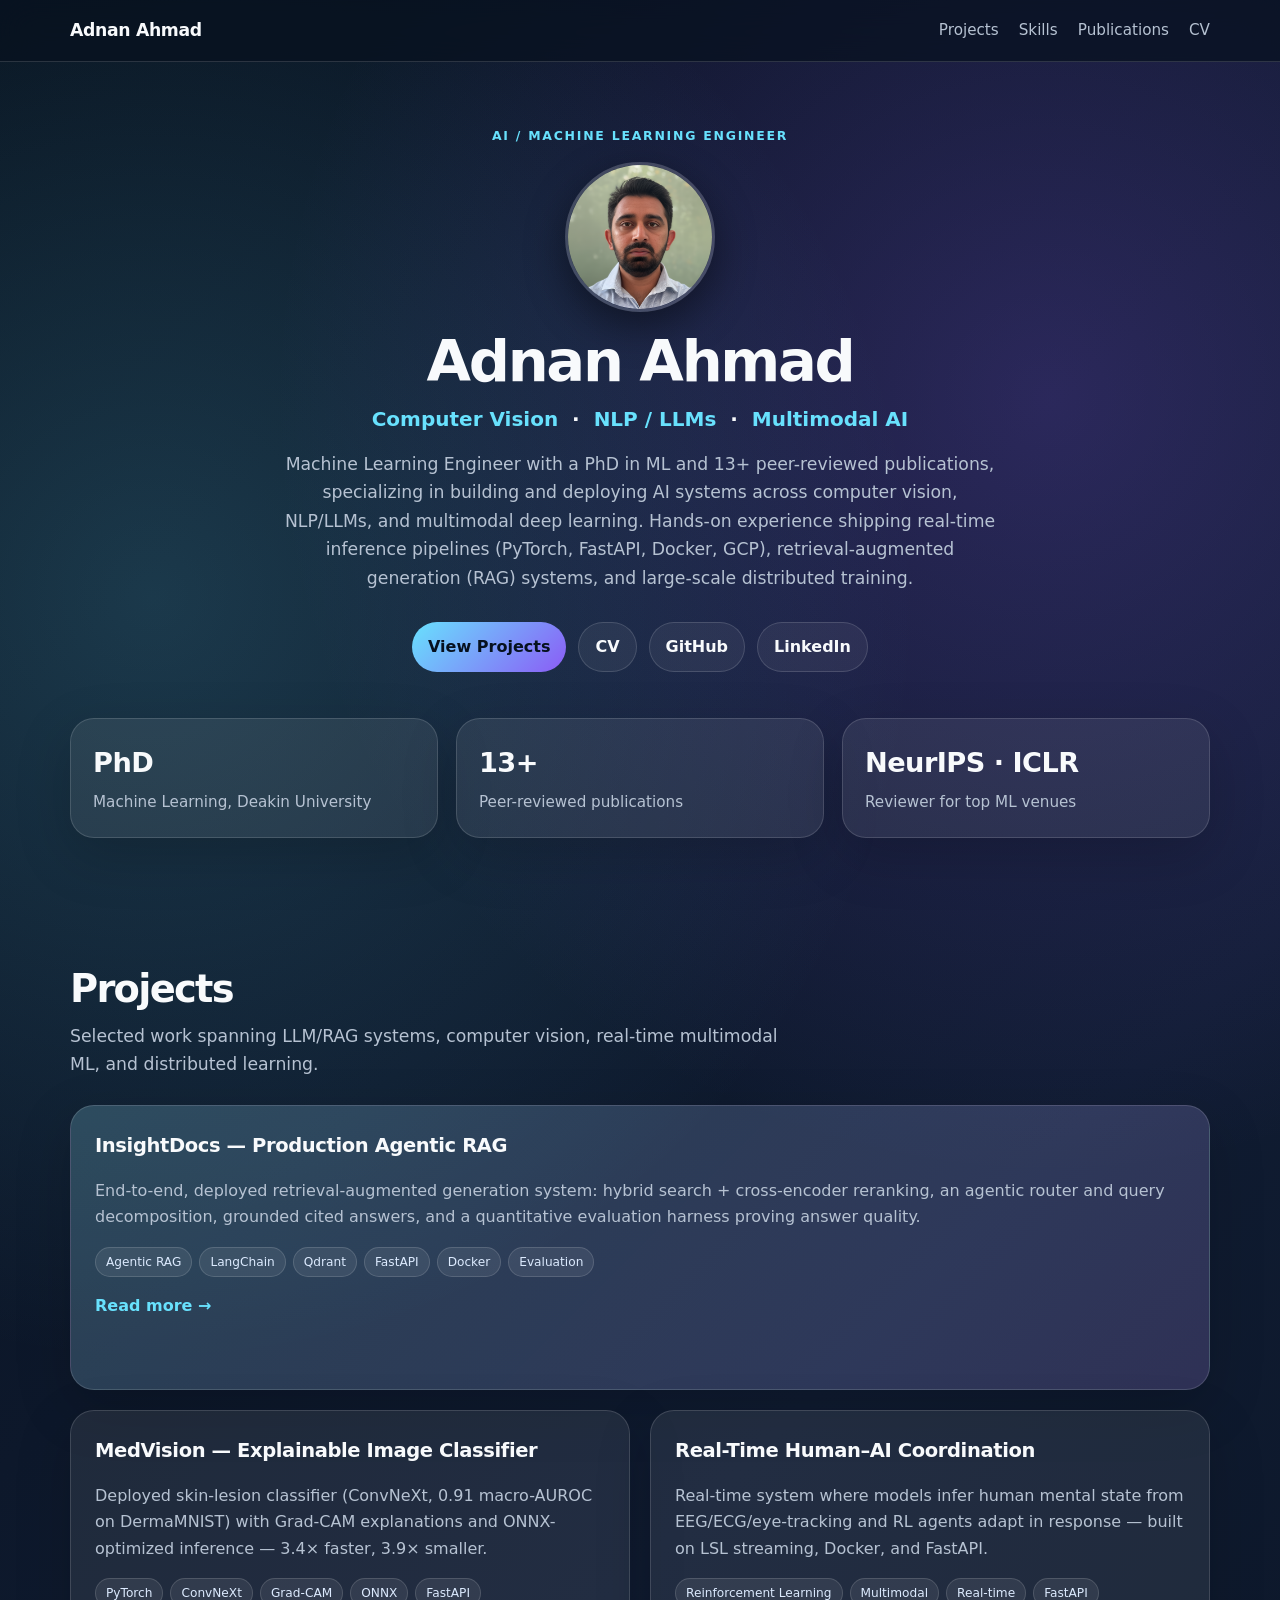
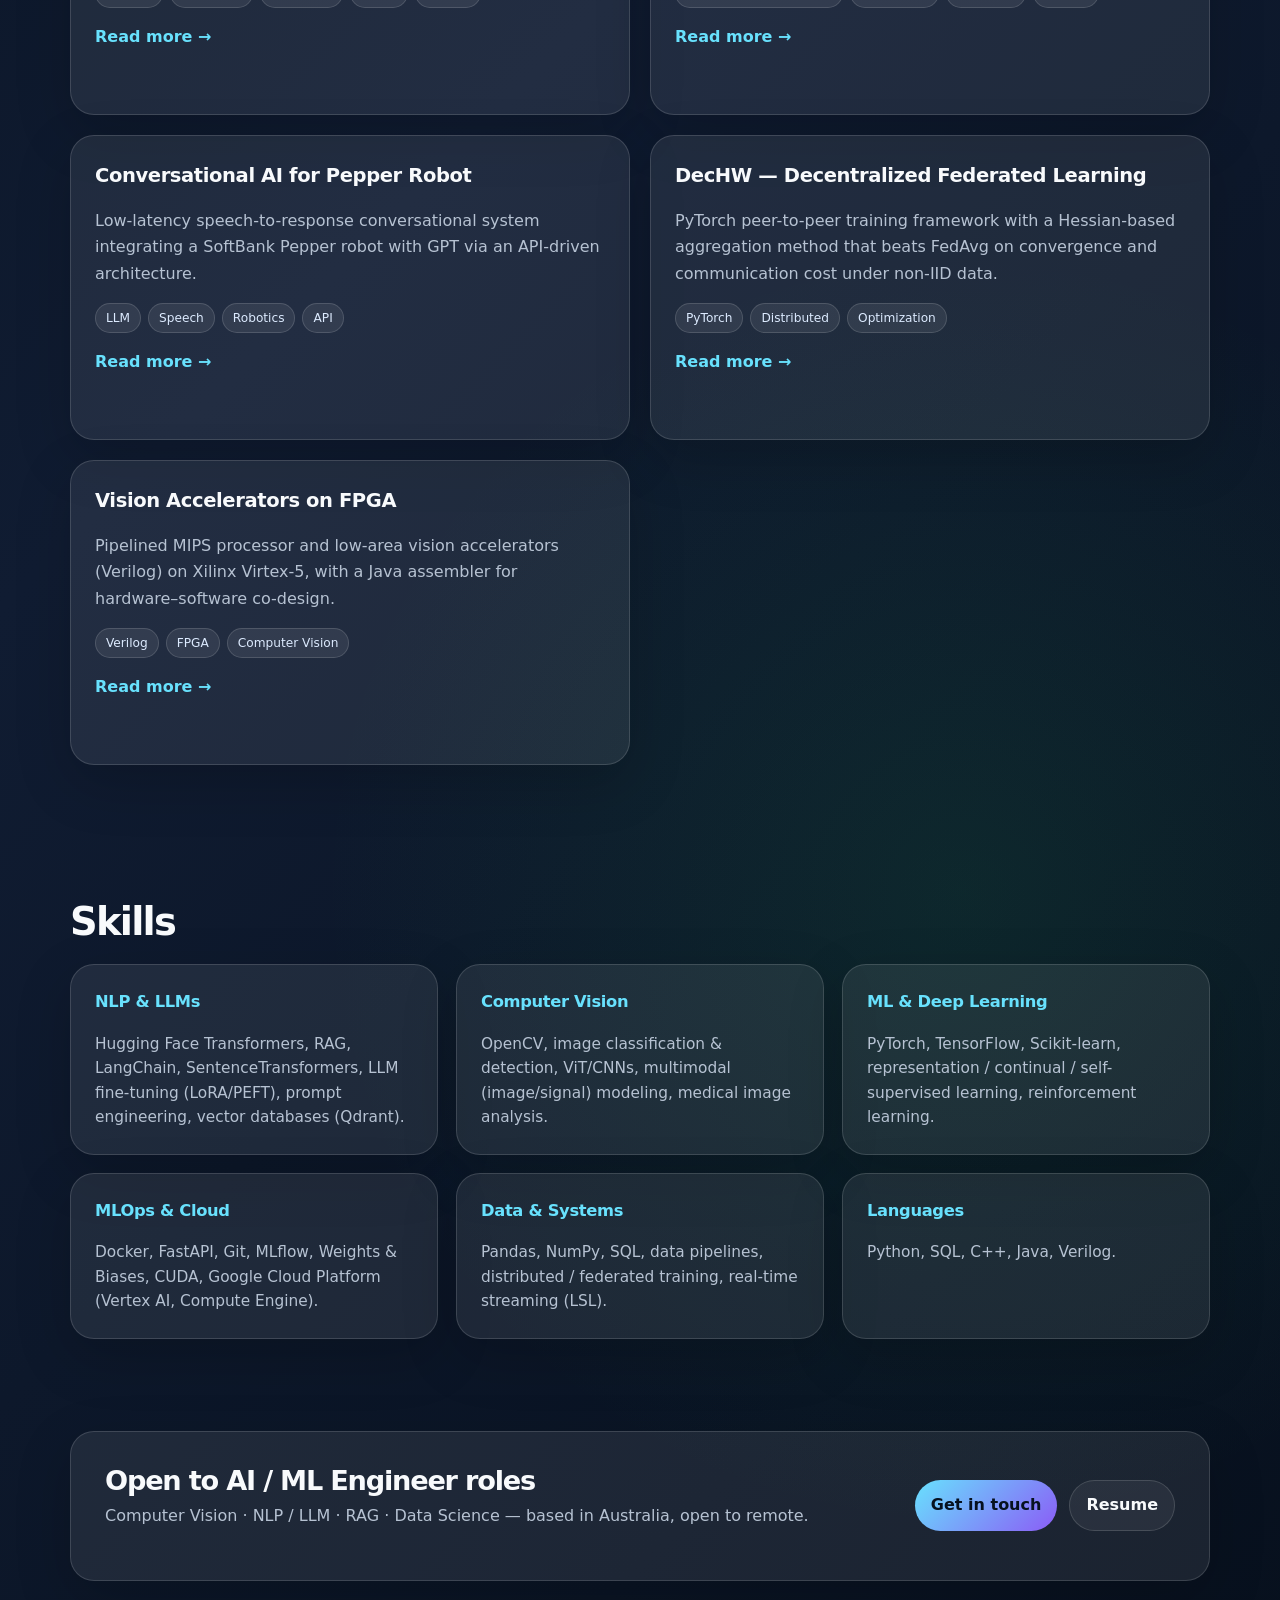
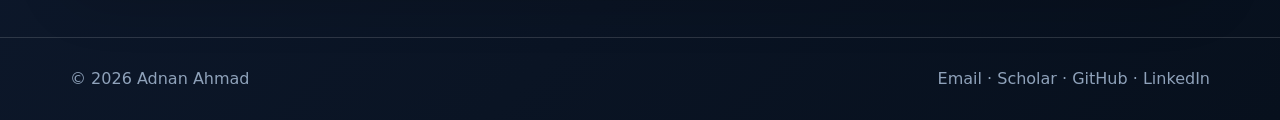
<file: index.html>
<!DOCTYPE html>
<html lang="en">
<head>
  <meta charset="UTF-8" />
  <meta name="viewport" content="width=device-width, initial-scale=1.0" />
  <title>Adnan Ahmad | AI / Machine Learning Engineer</title>
  <meta name="author" content="Adnan Ahmad" />
  <meta property="og:title" content="Adnan Ahmad | AI / Machine Learning Engineer" />
  <meta property="og:description" content="Adnan Ahmad — AI / Machine Learning Engineer specializing in computer vision, NLP / LLMs, RAG, and multimodal deep learning. PhD in ML, 13+ publications." />
  <meta property="og:type" content="website" />
  <meta name="twitter:card" content="summary" />
  <meta name="description" content="Adnan Ahmad — AI / Machine Learning Engineer specializing in computer vision, NLP / LLMs, RAG, and multimodal deep learning. PhD in ML, 13+ publications." />
  <link rel="stylesheet" href="style.css" />

  <style>
    /* ===== Page-specific polish ===== */
    .hero-center { text-align: center; padding-top: 64px; }

    .eyebrow-center {
      color: var(--accent);
      font-weight: 800;
      text-transform: uppercase;
      letter-spacing: 0.14em;
      font-size: 0.78rem;
      margin: 0 0 16px;
    }

    .profile-img {
      width: 150px; height: 150px;
      border-radius: 50%;
      object-fit: cover;
      border: 3px solid rgba(255,255,255,0.18);
      margin: 6px auto 22px;
      display: block;
      box-shadow: 0 14px 40px rgba(0,0,0,0.45);
    }

    .hero-center h1 { font-size: clamp(2.4rem, 5vw, 3.6rem); letter-spacing: -0.04em; }
    .subtitle { font-size: 1.25rem; color: var(--text); margin: 12px 0 4px; font-weight: 700; }
    .subtitle span { color: var(--accent); }
    .hero-text { max-width: 720px; margin: 14px auto 0; font-size: 1.08rem; }
    .hero-actions { justify-content: center; }

    /* highlight metrics row */
    .highlight-grid { margin-top: 46px; }
    .metric-card { padding: 22px; text-align: left; }
    .metric-card .num { font-size: 1.7rem; font-weight: 900; color: var(--text); letter-spacing: -0.02em; }
    .metric-card .lbl { color: var(--muted); font-size: 0.95rem; margin-top: 4px; }

    /* tags on cards */
    .card-tags { display: flex; flex-wrap: wrap; gap: 7px; margin: 14px 0 16px; }
    .card-tags span {
      font-size: 0.76rem; color: #dceafe;
      background: rgba(255,255,255,0.08);
      border: 1px solid var(--border);
      padding: 4px 10px; border-radius: 999px;
    }
    .badge-soon {
      display: inline-block; font-size: 0.7rem; font-weight: 800;
      text-transform: uppercase; letter-spacing: 0.08em;
      color: #06111f; background: var(--accent);
      padding: 3px 9px; border-radius: 999px; margin-left: 8px; vertical-align: middle;
    }
    .project-card h3 { display: flex; align-items: center; flex-wrap: wrap; gap: 6px; }
    .muted-link { color: var(--accent); font-weight: 800; }

    .skills-grid { grid-template-columns: repeat(3, 1fr); }
    .skill-card { padding: 24px; }
    .skill-card h3 { color: var(--accent); font-size: 1.02rem; margin-bottom: 10px; }
    .skill-card p { color: var(--muted); font-size: 0.96rem; line-height: 1.6; }

    .contact-card { flex-wrap: wrap; }
    .contact-card h2 { font-size: 1.7rem; }
  </style>
</head>

<body>
  <header class="site-header">
    <div class="container nav">
      <a class="brand" href="index.html">Adnan Ahmad</a>
      <nav class="nav-links">
        <a href="#projects">Projects</a>
        <a href="#skills">Skills</a>
        <a href="publications.html">Publications</a>
        <!-- <a href="assets/Adnan_Ahmad_Resume.pdf">Resume</a> -->
        <a href="assets/Adnan_Ahmad_CV.pdf">CV</a>
      </nav>
    </div>
  </header>

  <main>
    <!-- HERO -->
    <section class="hero hero-center">
      <div class="container">
        <p class="eyebrow-center">AI / Machine Learning Engineer</p>

        <img src="assets/adnan-photo.jpg" alt="Adnan Ahmad" class="profile-img"
             onerror="this.style.display='none'">

        <h1>Adnan Ahmad</h1>
        <p class="subtitle"><span>Computer Vision</span> &nbsp;·&nbsp; <span>NLP / LLMs</span> &nbsp;·&nbsp; <span>Multimodal AI</span></p>

        <p class="hero-text">
          <!-- I build and deploy production-grade AI systems — from retrieval-augmented generation (RAG)
          and LLM applications to real-time computer vision and multimodal deep learning.
          PhD in Machine Learning, 13+ peer-reviewed publications, and hands-on experience shipping
          models with PyTorch, FastAPI, Docker, and GCP. -->

          Machine Learning Engineer with a PhD in ML and 13+ peer-reviewed publications, specializing in building and deploying AI
          systems across computer vision, NLP/LLMs, and multimodal deep learning. Hands-on experience shipping real-time
          inference pipelines (PyTorch, FastAPI, Docker, GCP), retrieval-augmented generation (RAG) systems, and large-scale
          distributed training.
        </p>

        <div class="hero-actions">
          <a class="button primary" href="#projects">View Projects</a>
          <!-- <a class="button" href="assets/Adnan_Ahmad_Resume.pdf">Download Resume</a> -->
          <a class="button" href="assets/Adnan_Ahmad_CV.pdf">CV</a>
          <a class="button" href="https://github.com/ahmadad0111" target="_blank" rel="noopener">GitHub</a>
          <a class="button" href="https://www.linkedin.com/in/adnan-ahmad-47233b144/" target="_blank" rel="noopener">LinkedIn</a>
        </div>

        <!-- METRICS -->
        <div class="highlight-grid">
          <div class="metric-card"><div class="num">PhD</div><div class="lbl">Machine Learning, Deakin University</div></div>
          <div class="metric-card"><div class="num">13+</div><div class="lbl">Peer-reviewed publications</div></div>
          <div class="metric-card"><div class="num">NeurIPS · ICLR</div><div class="lbl">Reviewer for top ML venues</div></div>
        </div>
      </div>
    </section>

    <!-- PROJECTS -->
    <section class="section" id="projects">
      <div class="container">
        <h2>Projects</h2>
        <p class="section-text" style="margin:12px 0 26px; max-width:720px;">
          Selected work spanning LLM/RAG systems, computer vision, real-time multimodal ML, and distributed learning.
        </p>

        <div class="project-grid">

          <article class="project-card featured">
            <h3>InsightDocs — Production Agentic RAG</h3>
            <p>
              End-to-end, deployed retrieval-augmented generation system: hybrid search + cross-encoder
              reranking, an agentic router and query decomposition, grounded cited answers, and a
              quantitative evaluation harness proving answer quality.
            </p>
            <div class="card-tags">
              <span>Agentic RAG</span><span>LangChain</span><span>Qdrant</span><span>FastAPI</span><span>Docker</span><span>Evaluation</span>
            </div>
            <a class="muted-link" href="project-insightdocs.html">Read more →</a>
          </article>

          <article class="project-card">
            <h3>MedVision — Explainable Image Classifier</h3>
            <p>
              Deployed skin-lesion classifier (ConvNeXt, 0.91 macro-AUROC on DermaMNIST) with
              Grad-CAM explanations and ONNX-optimized inference — 3.4× faster, 3.9× smaller.
            </p>
            <div class="card-tags">
              <span>PyTorch</span><span>ConvNeXt</span><span>Grad-CAM</span><span>ONNX</span><span>FastAPI</span>
            </div>
            <a class="muted-link" href="project-medvision.html">Read more →</a>
          </article>

          <article class="project-card">
            <h3>Real-Time Human–AI Coordination</h3>
            <p>
              Real-time system where models infer human mental state from EEG/ECG/eye-tracking and RL
              agents adapt in response — built on LSL streaming, Docker, and FastAPI.
            </p>
            <div class="card-tags">
              <span>Reinforcement Learning</span><span>Multimodal</span><span>Real-time</span><span>FastAPI</span>
            </div>
            <a class="muted-link" href="project-human-ai.html">Read more →</a>
          </article>

          <article class="project-card">
            <h3>Conversational AI for Pepper Robot</h3>
            <p>
              Low-latency speech-to-response conversational system integrating a SoftBank Pepper robot
              with GPT via an API-driven architecture.
            </p>
            <div class="card-tags">
              <span>LLM</span><span>Speech</span><span>Robotics</span><span>API</span>
            </div>
            <a class="muted-link" href="project-pepper.html">Read more →</a>
          </article>

          <article class="project-card">
            <h3>DecHW — Decentralized Federated Learning</h3>
            <p>
              PyTorch peer-to-peer training framework with a Hessian-based aggregation method that beats
              FedAvg on convergence and communication cost under non-IID data.
            </p>
            <div class="card-tags">
              <span>PyTorch</span><span>Distributed</span><span>Optimization</span>
            </div>
            <a class="muted-link" href="project-dechw.html">Read more →</a>
          </article>

          <article class="project-card">
            <h3>Vision Accelerators on FPGA</h3>
            <p>
              Pipelined MIPS processor and low-area vision accelerators (Verilog) on Xilinx Virtex-5,
              with a Java assembler for hardware–software co-design.
            </p>
            <div class="card-tags">
              <span>Verilog</span><span>FPGA</span><span>Computer Vision</span>
            </div>
            <a class="muted-link" href="project-fpga.html">Read more →</a>
          </article>

        </div>
      </div>
    </section>

    <!-- SKILLS -->
    <section class="section" id="skills">
      <div class="container">
        <h2>Skills</h2>
        <div class="skills-grid" style="margin-top:22px;">
          <div class="skill-card">
            <h3>NLP &amp; LLMs</h3>
            <p>Hugging Face Transformers, RAG, LangChain, SentenceTransformers, LLM fine-tuning (LoRA/PEFT), prompt engineering, vector databases (Qdrant).</p>
          </div>
          <div class="skill-card">
            <h3>Computer Vision</h3>
            <p>OpenCV, image classification &amp; detection, ViT/CNNs, multimodal (image/signal) modeling, medical image analysis.</p>
          </div>
          <div class="skill-card">
            <h3>ML &amp; Deep Learning</h3>
            <p>PyTorch, TensorFlow, Scikit-learn, representation / continual / self-supervised learning, reinforcement learning.</p>
          </div>
          <div class="skill-card">
            <h3>MLOps &amp; Cloud</h3>
            <p>Docker, FastAPI, Git, MLflow, Weights &amp; Biases, CUDA, Google Cloud Platform (Vertex AI, Compute Engine).</p>
          </div>
          <div class="skill-card">
            <h3>Data &amp; Systems</h3>
            <p>Pandas, NumPy, SQL, data pipelines, distributed / federated training, real-time streaming (LSL).</p>
          </div>
          <div class="skill-card">
            <h3>Languages</h3>
            <p>Python, SQL, C++, Java, Verilog.</p>
          </div>
        </div>
      </div>
    </section>

    <!-- CONTACT -->
    <section class="section compact">
      <div class="container">
        <div class="contact-card">
          <div>
            <h2>Open to AI / ML Engineer roles</h2>
            <p style="margin-top:8px;">Computer Vision · NLP / LLM · RAG · Data Science — based in Australia, open to remote.</p>
          </div>
          <div class="hero-actions" style="margin:0;">
            <a class="button primary" href="mailto:adnana0111@gmail.com">Get in touch</a>
            <a class="button" href="assets/Adnan_Ahmad_Resume.pdf">Resume</a>
          </div>
        </div>
      </div>
    </section>

  </main>

  <footer class="footer">
    <div class="container footer-inner">
      <span>© 2026 Adnan Ahmad</span>
      <span>
        <a href="mailto:adnana0111@gmail.com">Email</a> ·
        <a href="https://scholar.google.com/citations?hl=en&user=tRiri0AAAAAJ" target="_blank" rel="noopener">Scholar</a> ·
        <a href="https://github.com/ahmadad0111" target="_blank" rel="noopener">GitHub</a> ·
        <a href="https://www.linkedin.com/in/adnan-ahmad-47233b144/" target="_blank" rel="noopener">LinkedIn</a>
      </span>
    </div>
  </footer>
</body>
</html>
</file>
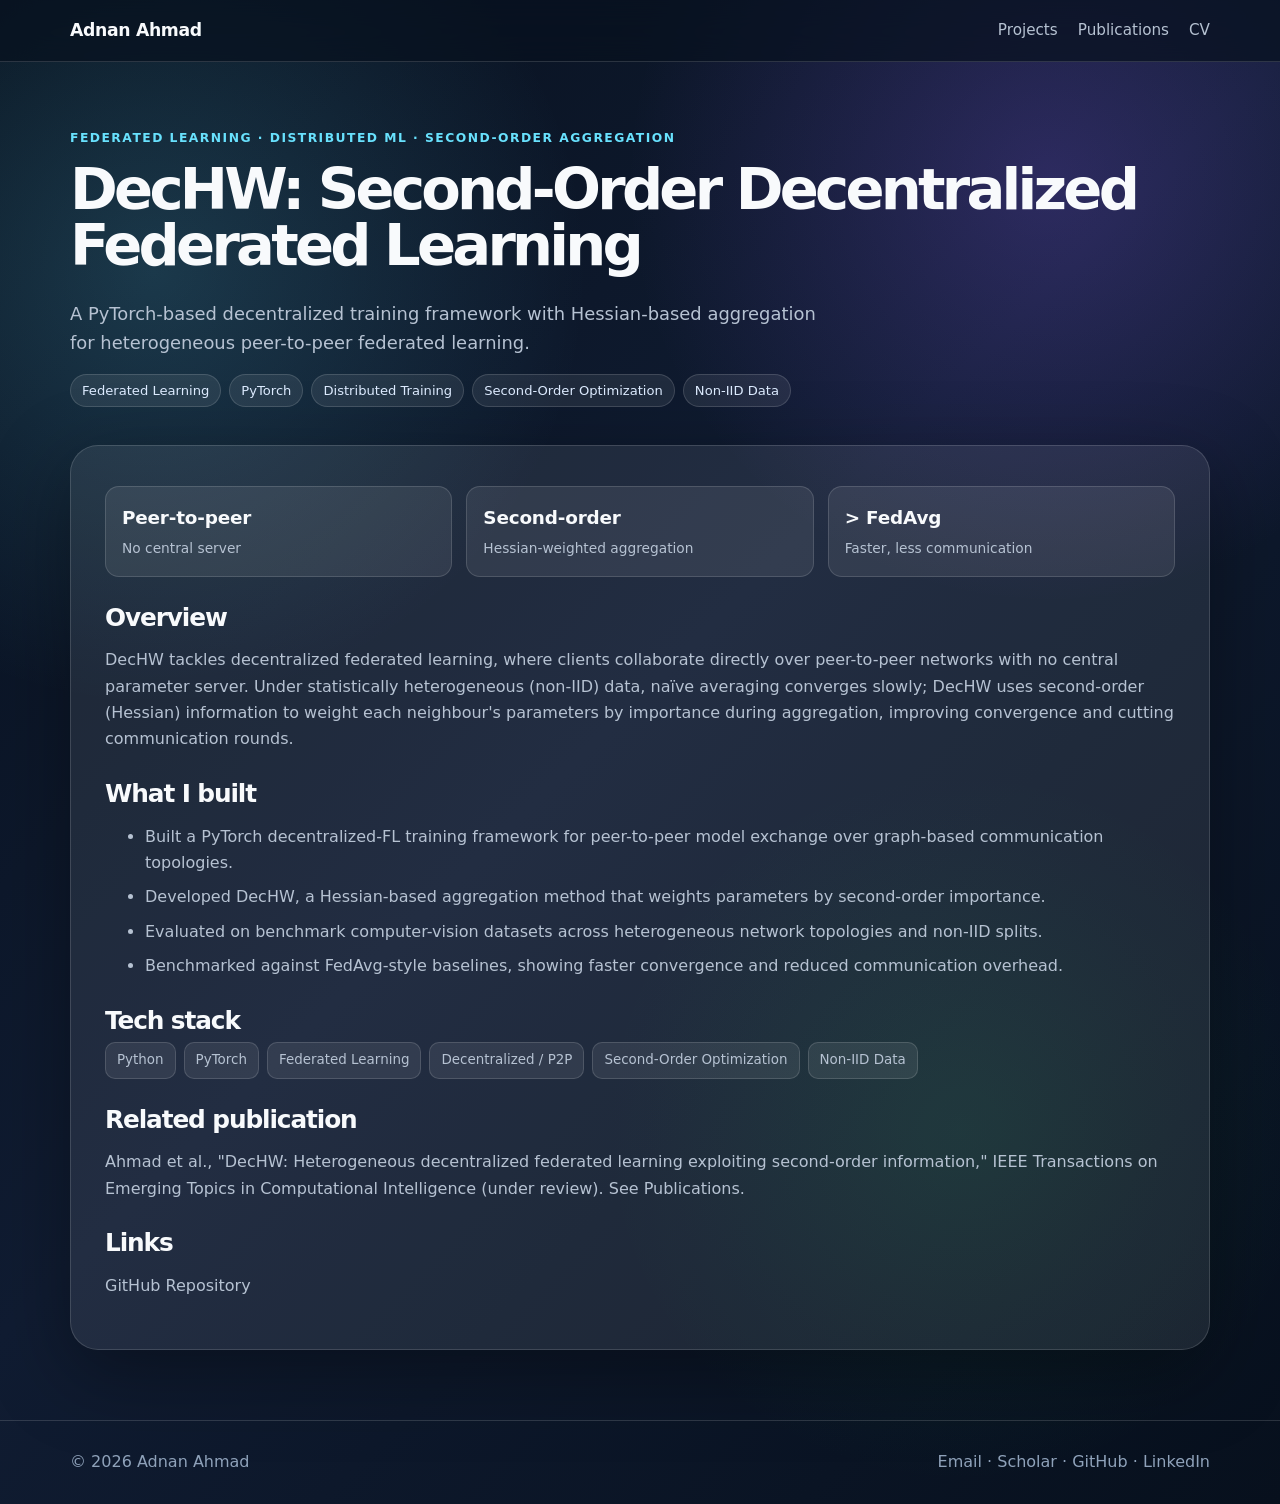
<file: project-dechw.html>
<!DOCTYPE html>
<html lang="en">
<head>
  <meta charset="UTF-8" />
  <meta name="viewport" content="width=device-width, initial-scale=1.0" />
  <title>DecHW | Adnan Ahmad</title>
  <meta name="author" content="Adnan Ahmad" />
  <meta property="og:title" content="DecHW | Adnan Ahmad" />
  <meta property="og:description" content="Adnan Ahmad — AI / Machine Learning Engineer (computer vision, NLP/LLMs, multimodal AI)." />
  <meta property="og:type" content="website" />
  <meta name="twitter:card" content="summary" />
  <meta name="description" content="Adnan Ahmad — AI / Machine Learning Engineer (computer vision, NLP/LLMs, multimodal AI)." />
  <link rel="stylesheet" href="style.css" />
  <style>
    .tags{display:flex;flex-wrap:wrap;gap:8px;margin:16px 0 4px}
    .tags span{font-size:.82rem;color:#dceafe;background:rgba(255,255,255,0.08);
      border:1px solid var(--border);padding:5px 11px;border-radius:999px}
    .highlights{display:grid;grid-template-columns:repeat(3,1fr);gap:14px;margin:6px 0 4px}
    .highlights .h{background:var(--card);border:1px solid var(--border);border-radius:14px;padding:16px}
    .highlights .h .n{font-size:1.15rem;font-weight:900;letter-spacing:-.01em;color:var(--text)}
    .highlights .h .l{color:var(--muted);font-size:.86rem;margin-top:3px}
    .stack{display:flex;flex-wrap:wrap;gap:8px;margin:8px 0}
    .stack span{font-size:.84rem;color:var(--muted);background:var(--card);
      border:1px solid var(--border);padding:6px 11px;border-radius:10px}
    .content h2{scroll-margin-top:90px}
    @media(max-width:700px){.highlights{grid-template-columns:1fr}}
  </style>
</head>
<body>
<header class="site-header">
  <div class="container nav">
    <a class="brand" href="index.html">Adnan Ahmad</a>
    <nav class="nav-links">
      <a href="index.html#projects">Projects</a>
      <a href="publications.html">Publications</a>
      <!-- <a href="assets/Adnan_Ahmad_Resume.pdf">Resume</a> -->
      <a href="assets/Adnan_Ahmad_CV.pdf">CV</a>
    </nav>
  </div>
</header>
  <main>
    <section class="project-page">
      <div class="container">
        <p class="eyebrow">Federated Learning · Distributed ML · Second-Order Aggregation</p>
        <h1>DecHW: Second-Order Decentralized Federated Learning</h1>
        <p class="hero-text">A PyTorch-based decentralized training framework with Hessian-based aggregation for heterogeneous peer-to-peer federated learning.</p>
        <div class="tags"><span>Federated Learning</span><span>PyTorch</span><span>Distributed Training</span><span>Second-Order Optimization</span><span>Non-IID Data</span></div>
      </div>
    </section>
    <section class="container content">
      <div class="highlights"><div class="h"><div class="n">Peer-to-peer</div><div class="l">No central server</div></div><div class="h"><div class="n">Second-order</div><div class="l">Hessian-weighted aggregation</div></div><div class="h"><div class="n">&gt; FedAvg</div><div class="l">Faster, less communication</div></div></div>

      <h2>Overview</h2>
      <p>DecHW tackles decentralized federated learning, where clients collaborate directly over peer-to-peer networks with no central parameter server. Under statistically heterogeneous (non-IID) data, naïve averaging converges slowly; DecHW uses second-order (Hessian) information to weight each neighbour's parameters by importance during aggregation, improving convergence and cutting communication rounds.</p>

      <h2>What I built</h2>
      <ul><li>Built a PyTorch decentralized-FL training framework for peer-to-peer model exchange over graph-based communication topologies.</li><li>Developed DecHW, a Hessian-based aggregation method that weights parameters by second-order importance.</li><li>Evaluated on benchmark computer-vision datasets across heterogeneous network topologies and non-IID splits.</li><li>Benchmarked against FedAvg-style baselines, showing faster convergence and reduced communication overhead.</li></ul>

      <h2>Tech stack</h2>
      <div class="stack"><span>Python</span><span>PyTorch</span><span>Federated Learning</span><span>Decentralized / P2P</span><span>Second-Order Optimization</span><span>Non-IID Data</span></div>
      <h2>Related publication</h2>
      <p>Ahmad et al., "DecHW: Heterogeneous decentralized federated learning exploiting second-order information," IEEE Transactions on Emerging Topics in Computational Intelligence (under review). See <a href="publications.html">Publications</a>.</p>

      <h2>Links</h2>
      <p><a href="https://github.com/ahmadad0111/DecHW" target="_blank" rel="noopener">GitHub Repository</a></p>
    </section>
  </main>
  <footer class="footer">
    <div class="container footer-inner">
      <span>© 2026 Adnan Ahmad</span>
      <span>
        <a href="mailto:adnana0111@gmail.com">Email</a> ·
        <a href="https://scholar.google.com/citations?hl=en&user=tRiri0AAAAAJ" target="_blank" rel="noopener">Scholar</a> ·
        <a href="https://github.com/ahmadad0111" target="_blank" rel="noopener">GitHub</a> ·
        <a href="https://www.linkedin.com/in/adnan-ahmad-47233b144/" target="_blank" rel="noopener">LinkedIn</a>
      </span>
    </div>
  </footer>
</body>
</html>
</file>
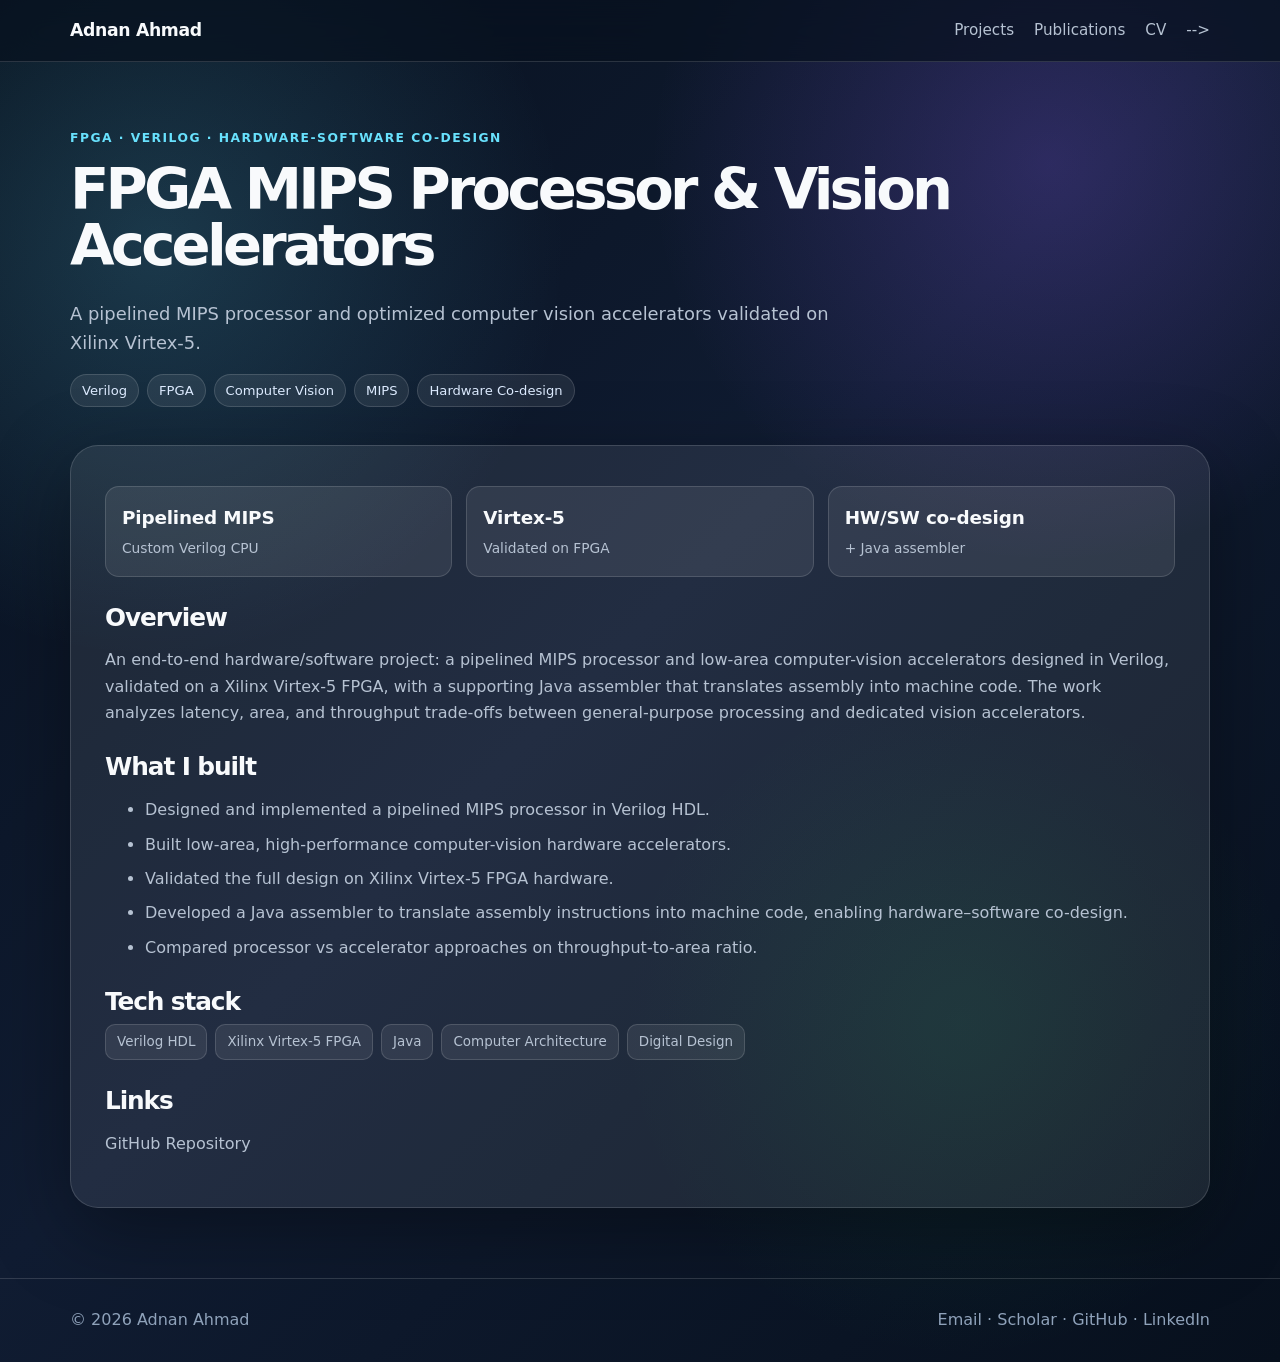
<file: project-fpga.html>
<!DOCTYPE html>
<html lang="en">
<head>
  <meta charset="UTF-8" />
  <meta name="viewport" content="width=device-width, initial-scale=1.0" />
  <title>FPGA MIPS Processor & Vision Accelerators | Adnan Ahmad</title>
  <meta name="author" content="Adnan Ahmad" />
  <meta property="og:title" content="FPGA MIPS Processor & Vision Accelerators | Adnan Ahmad" />
  <meta property="og:description" content="Adnan Ahmad — AI / Machine Learning Engineer (computer vision, NLP/LLMs, multimodal AI)." />
  <meta property="og:type" content="website" />
  <meta name="twitter:card" content="summary" />
  <meta name="description" content="Adnan Ahmad — AI / Machine Learning Engineer (computer vision, NLP/LLMs, multimodal AI)." />
  <link rel="stylesheet" href="style.css" />
  <style>
    .tags{display:flex;flex-wrap:wrap;gap:8px;margin:16px 0 4px}
    .tags span{font-size:.82rem;color:#dceafe;background:rgba(255,255,255,0.08);
      border:1px solid var(--border);padding:5px 11px;border-radius:999px}
    .highlights{display:grid;grid-template-columns:repeat(3,1fr);gap:14px;margin:6px 0 4px}
    .highlights .h{background:var(--card);border:1px solid var(--border);border-radius:14px;padding:16px}
    .highlights .h .n{font-size:1.15rem;font-weight:900;letter-spacing:-.01em;color:var(--text)}
    .highlights .h .l{color:var(--muted);font-size:.86rem;margin-top:3px}
    .stack{display:flex;flex-wrap:wrap;gap:8px;margin:8px 0}
    .stack span{font-size:.84rem;color:var(--muted);background:var(--card);
      border:1px solid var(--border);padding:6px 11px;border-radius:10px}
    .content h2{scroll-margin-top:90px}
    @media(max-width:700px){.highlights{grid-template-columns:1fr}}
  </style>
</head>
<body>
<header class="site-header">
  <div class="container nav">
    <a class="brand" href="index.html">Adnan Ahmad</a>
    <nav class="nav-links">
      <a href="index.html#projects">Projects</a>
      <a href="publications.html">Publications</a>
      <!-- <!-- <a href="assets/Adnan_Ahmad_Resume.pdf">Resume</a> -->
      <a href="assets/Adnan_Ahmad_CV.pdf">CV</a> -->
    </nav>
  </div>
</header>
  <main>
    <section class="project-page">
      <div class="container">
        <p class="eyebrow">FPGA · Verilog · Hardware-Software Co-design</p>
        <h1>FPGA MIPS Processor & Vision Accelerators</h1>
        <p class="hero-text">A pipelined MIPS processor and optimized computer vision accelerators validated on Xilinx Virtex-5.</p>
        <div class="tags"><span>Verilog</span><span>FPGA</span><span>Computer Vision</span><span>MIPS</span><span>Hardware Co-design</span></div>
      </div>
    </section>
    <section class="container content">
      <div class="highlights"><div class="h"><div class="n">Pipelined MIPS</div><div class="l">Custom Verilog CPU</div></div><div class="h"><div class="n">Virtex-5</div><div class="l">Validated on FPGA</div></div><div class="h"><div class="n">HW/SW co-design</div><div class="l">+ Java assembler</div></div></div>

      <h2>Overview</h2>
      <p>An end-to-end hardware/software project: a pipelined MIPS processor and low-area computer-vision accelerators designed in Verilog, validated on a Xilinx Virtex-5 FPGA, with a supporting Java assembler that translates assembly into machine code. The work analyzes latency, area, and throughput trade-offs between general-purpose processing and dedicated vision accelerators.</p>

      <h2>What I built</h2>
      <ul><li>Designed and implemented a pipelined MIPS processor in Verilog HDL.</li><li>Built low-area, high-performance computer-vision hardware accelerators.</li><li>Validated the full design on Xilinx Virtex-5 FPGA hardware.</li><li>Developed a Java assembler to translate assembly instructions into machine code, enabling hardware–software co-design.</li><li>Compared processor vs accelerator approaches on throughput-to-area ratio.</li></ul>

      <h2>Tech stack</h2>
      <div class="stack"><span>Verilog HDL</span><span>Xilinx Virtex-5 FPGA</span><span>Java</span><span>Computer Architecture</span><span>Digital Design</span></div>

      <h2>Links</h2>
      <p><a href="https://github.com/ahmadad0111/fpga-image-processing-mips" target="_blank" rel="noopener">GitHub Repository</a></p>
    </section>
  </main>
  <footer class="footer">
    <div class="container footer-inner">
      <span>© 2026 Adnan Ahmad</span>
      <span>
        <a href="mailto:adnana0111@gmail.com">Email</a> ·
        <a href="https://scholar.google.com/citations?hl=en&user=tRiri0AAAAAJ" target="_blank" rel="noopener">Scholar</a> ·
        <a href="https://github.com/ahmadad0111" target="_blank" rel="noopener">GitHub</a> ·
        <a href="https://www.linkedin.com/in/adnan-ahmad-47233b144/" target="_blank" rel="noopener">LinkedIn</a>
      </span>
    </div>
  </footer>
</body>
</html>
</file>
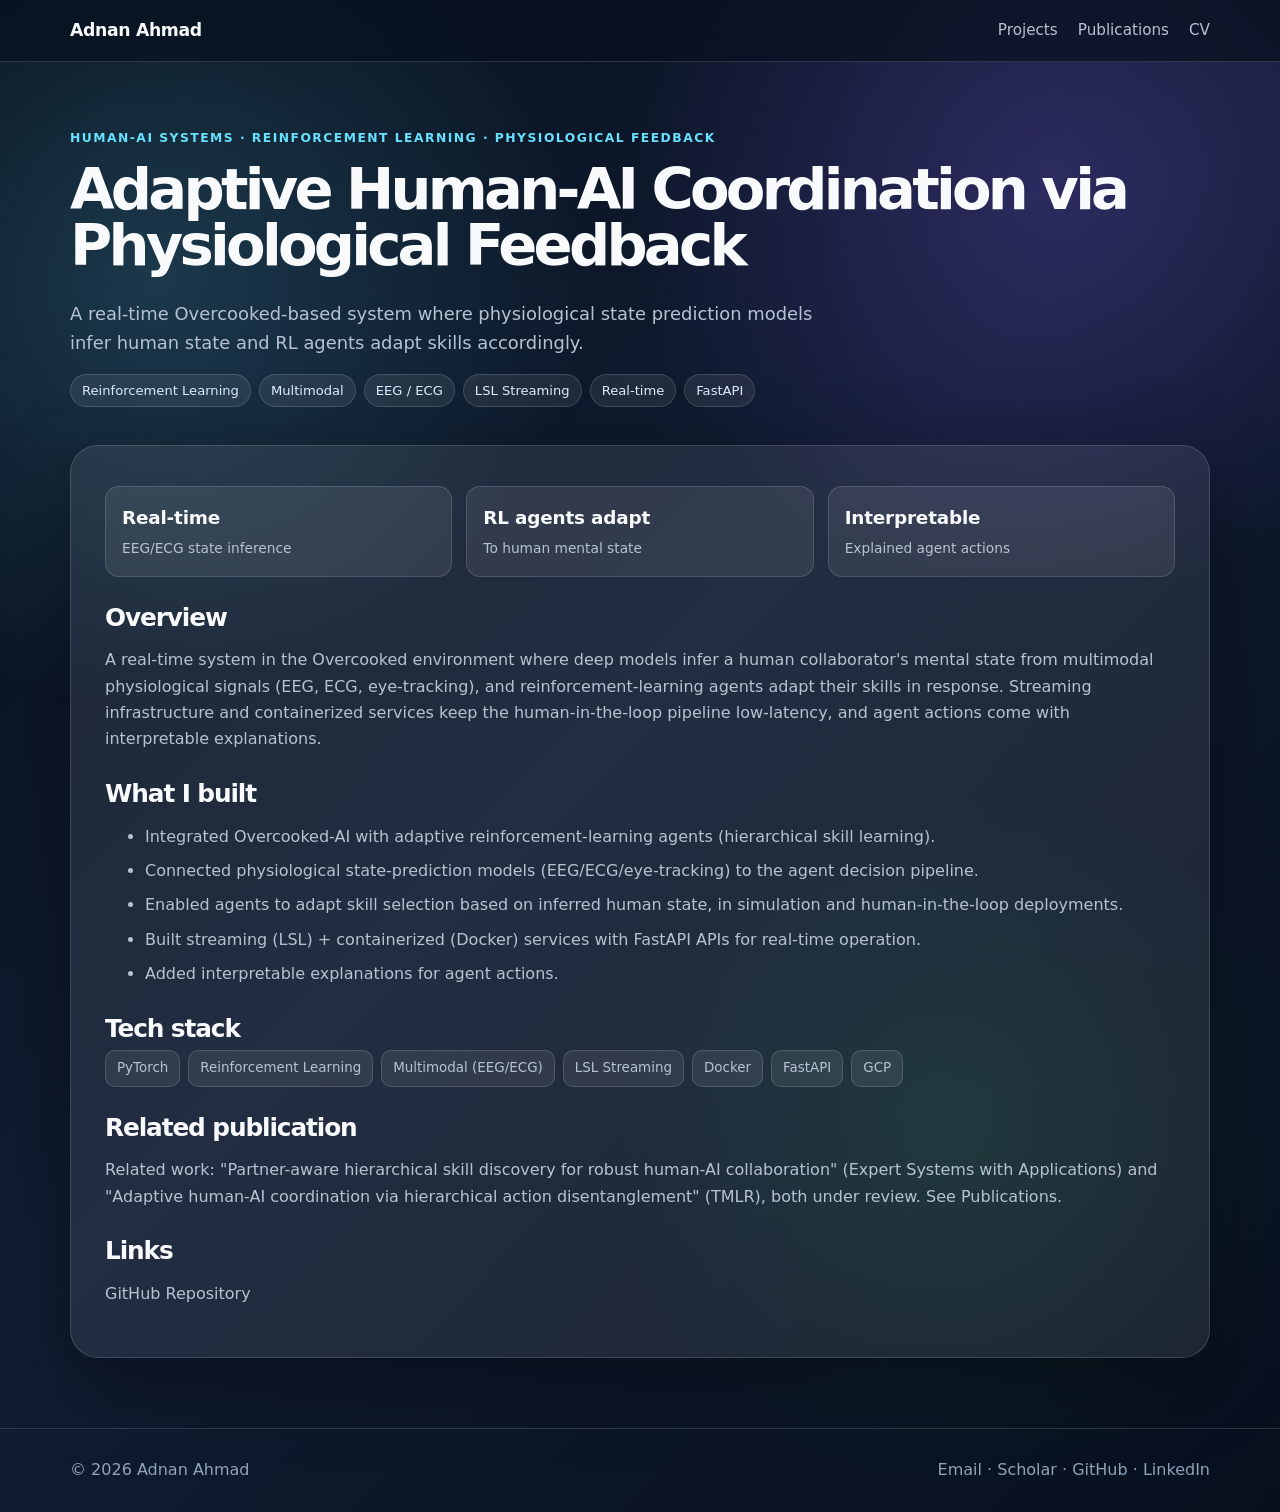
<file: project-human-ai.html>
<!DOCTYPE html>
<html lang="en">
<head>
  <meta charset="UTF-8" />
  <meta name="viewport" content="width=device-width, initial-scale=1.0" />
  <title>Adaptive Human-AI Coordination | Adnan Ahmad</title>
  <meta name="author" content="Adnan Ahmad" />
  <meta property="og:title" content="Adaptive Human-AI Coordination | Adnan Ahmad" />
  <meta property="og:description" content="Adnan Ahmad — AI / Machine Learning Engineer (computer vision, NLP/LLMs, multimodal AI)." />
  <meta property="og:type" content="website" />
  <meta name="twitter:card" content="summary" />
  <meta name="description" content="Adnan Ahmad — AI / Machine Learning Engineer (computer vision, NLP/LLMs, multimodal AI)." />
  <link rel="stylesheet" href="style.css" />
  <style>
    .tags{display:flex;flex-wrap:wrap;gap:8px;margin:16px 0 4px}
    .tags span{font-size:.82rem;color:#dceafe;background:rgba(255,255,255,0.08);
      border:1px solid var(--border);padding:5px 11px;border-radius:999px}
    .highlights{display:grid;grid-template-columns:repeat(3,1fr);gap:14px;margin:6px 0 4px}
    .highlights .h{background:var(--card);border:1px solid var(--border);border-radius:14px;padding:16px}
    .highlights .h .n{font-size:1.15rem;font-weight:900;letter-spacing:-.01em;color:var(--text)}
    .highlights .h .l{color:var(--muted);font-size:.86rem;margin-top:3px}
    .stack{display:flex;flex-wrap:wrap;gap:8px;margin:8px 0}
    .stack span{font-size:.84rem;color:var(--muted);background:var(--card);
      border:1px solid var(--border);padding:6px 11px;border-radius:10px}
    .content h2{scroll-margin-top:90px}
    @media(max-width:700px){.highlights{grid-template-columns:1fr}}
  </style>
</head>
<body>
<header class="site-header">
  <div class="container nav">
    <a class="brand" href="index.html">Adnan Ahmad</a>
    <nav class="nav-links">
      <a href="index.html#projects">Projects</a>
      <a href="publications.html">Publications</a>
      <!-- <a href="assets/Adnan_Ahmad_Resume.pdf">Resume</a> -->
      <a href="assets/Adnan_Ahmad_CV.pdf">CV</a>
    </nav>
  </div>
</header>
  <main>
    <section class="project-page">
      <div class="container">
        <p class="eyebrow">Human-AI Systems · Reinforcement Learning · Physiological Feedback</p>
        <h1>Adaptive Human-AI Coordination via Physiological Feedback</h1>
        <p class="hero-text">A real-time Overcooked-based system where physiological state prediction models infer human state and RL agents adapt skills accordingly.</p>
        <div class="tags"><span>Reinforcement Learning</span><span>Multimodal</span><span>EEG / ECG</span><span>LSL Streaming</span><span>Real-time</span><span>FastAPI</span></div>
      </div>
    </section>
    <section class="container content">
      <div class="highlights"><div class="h"><div class="n">Real-time</div><div class="l">EEG/ECG state inference</div></div><div class="h"><div class="n">RL agents adapt</div><div class="l">To human mental state</div></div><div class="h"><div class="n">Interpretable</div><div class="l">Explained agent actions</div></div></div>

      <h2>Overview</h2>
      <p>A real-time system in the Overcooked environment where deep models infer a human collaborator's mental state from multimodal physiological signals (EEG, ECG, eye-tracking), and reinforcement-learning agents adapt their skills in response. Streaming infrastructure and containerized services keep the human-in-the-loop pipeline low-latency, and agent actions come with interpretable explanations.</p>

      <h2>What I built</h2>
      <ul><li>Integrated Overcooked-AI with adaptive reinforcement-learning agents (hierarchical skill learning).</li><li>Connected physiological state-prediction models (EEG/ECG/eye-tracking) to the agent decision pipeline.</li><li>Enabled agents to adapt skill selection based on inferred human state, in simulation and human-in-the-loop deployments.</li><li>Built streaming (LSL) + containerized (Docker) services with FastAPI APIs for real-time operation.</li><li>Added interpretable explanations for agent actions.</li></ul>

      <h2>Tech stack</h2>
      <div class="stack"><span>PyTorch</span><span>Reinforcement Learning</span><span>Multimodal (EEG/ECG)</span><span>LSL Streaming</span><span>Docker</span><span>FastAPI</span><span>GCP</span></div>
      <h2>Related publication</h2>
      <p>Related work: "Partner-aware hierarchical skill discovery for robust human-AI collaboration" (Expert Systems with Applications) and "Adaptive human-AI coordination via hierarchical action disentanglement" (TMLR), both under review. See <a href="publications.html">Publications</a>.</p>

      <h2>Links</h2>
      <p><a href="https://github.com/ahmadad0111/overcooked_demo_torch" target="_blank" rel="noopener">GitHub Repository</a></p>
    </section>
  </main>
  <footer class="footer">
    <div class="container footer-inner">
      <span>© 2026 Adnan Ahmad</span>
      <span>
        <a href="mailto:adnana0111@gmail.com">Email</a> ·
        <a href="https://scholar.google.com/citations?hl=en&user=tRiri0AAAAAJ" target="_blank" rel="noopener">Scholar</a> ·
        <a href="https://github.com/ahmadad0111" target="_blank" rel="noopener">GitHub</a> ·
        <a href="https://www.linkedin.com/in/adnan-ahmad-47233b144/" target="_blank" rel="noopener">LinkedIn</a>
      </span>
    </div>
  </footer>
</body>
</html>
</file>
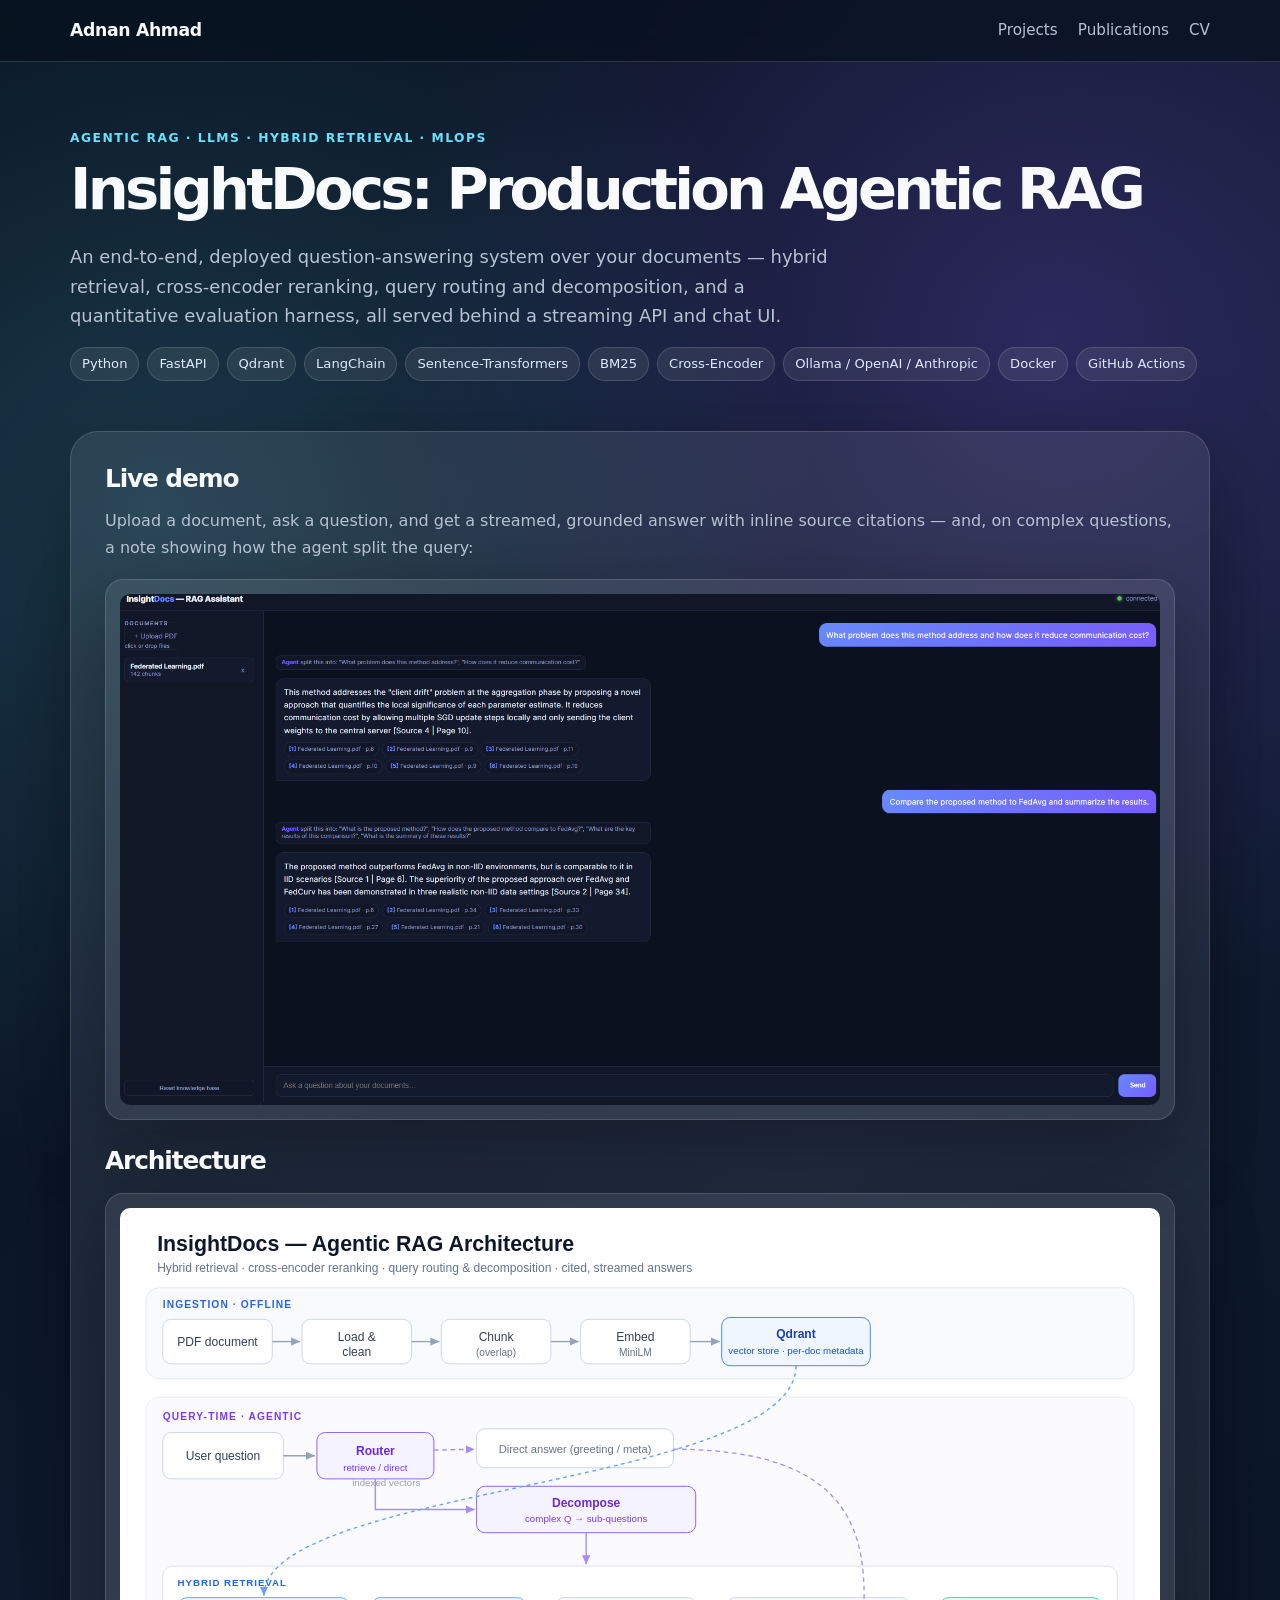
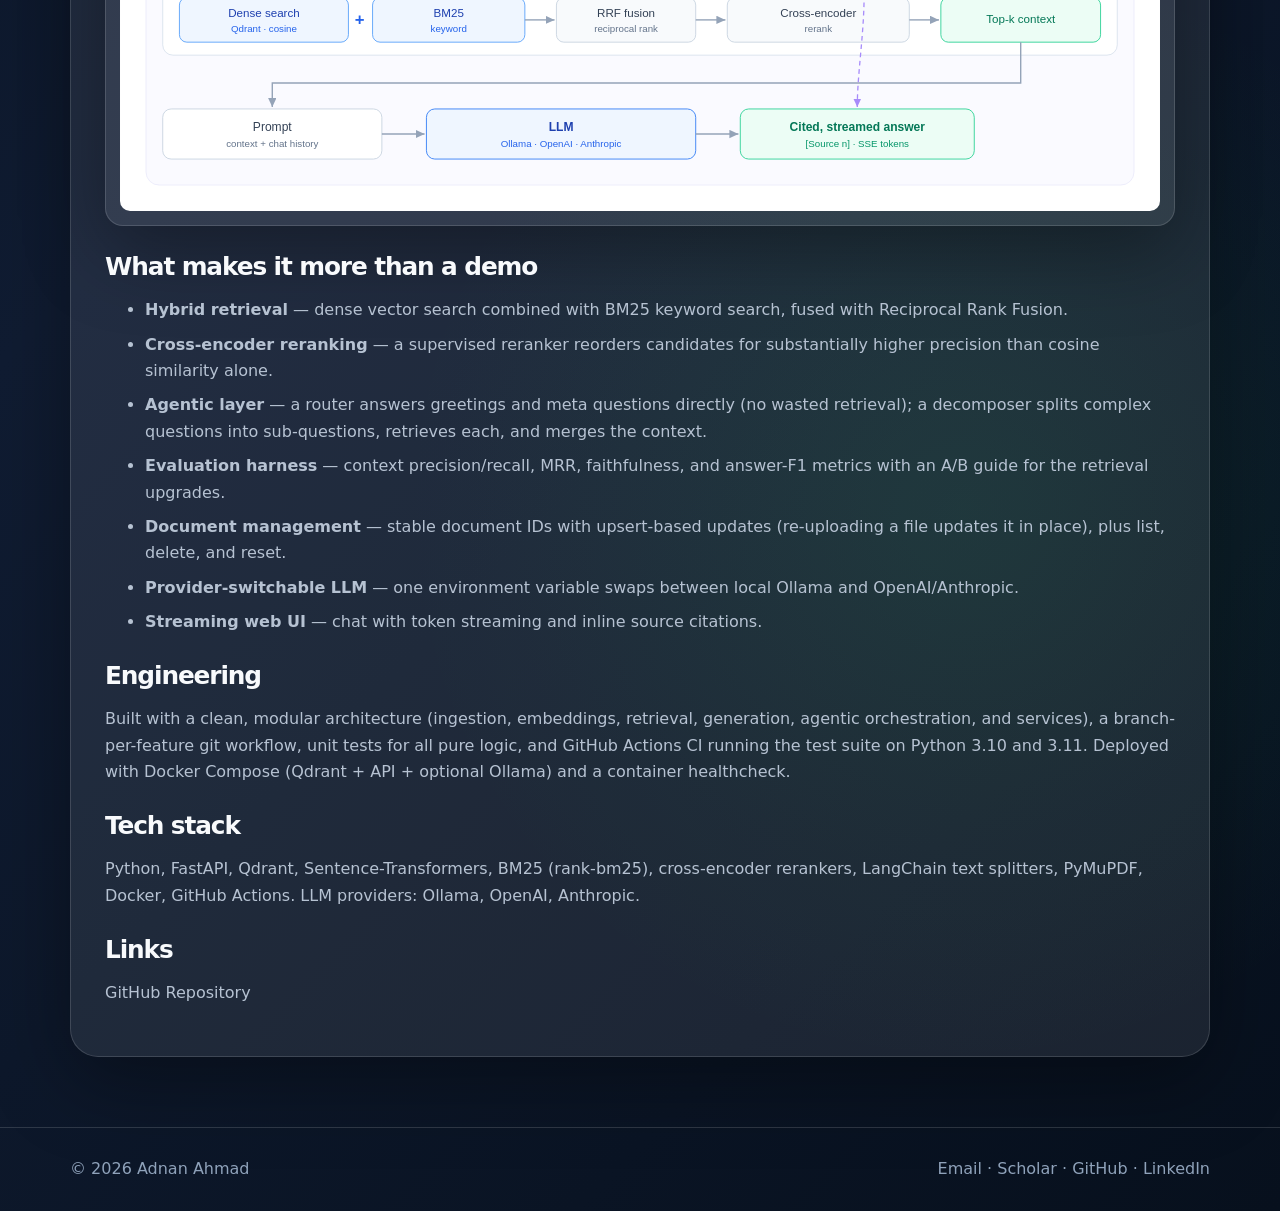
<file: project-insightdocs.html>
<!DOCTYPE html>
<html lang="en">
<head>
  <meta charset="UTF-8" />
  <meta name="viewport" content="width=device-width, initial-scale=1.0" />
  <title>InsightDocs | Adnan Ahmad</title>
  <meta name="author" content="Adnan Ahmad" />
  <meta property="og:title" content="InsightDocs | Adnan Ahmad" />
  <meta property="og:description" content="InsightDocs — production-grade agentic RAG system with hybrid retrieval, cross-encoder reranking, and a quantitative evaluation harness." />
  <meta property="og:type" content="website" />
  <meta name="twitter:card" content="summary" />
  <meta name="description" content="InsightDocs — production-grade agentic RAG system with hybrid retrieval, cross-encoder reranking, and a quantitative evaluation harness." />
  <link rel="stylesheet" href="style.css" />
  <style>
    .diagram-wrap{margin:18px 0 8px;padding:14px;border:1px solid var(--border);
      border-radius:18px;background:var(--card);box-shadow:var(--shadow)}
    .diagram-wrap img{width:100%;display:block;border-radius:10px}
    .tags{display:flex;flex-wrap:wrap;gap:8px;margin:16px 0}
    .tags span{font-size:.82rem;color:#dceafe;background:rgba(255,255,255,0.08);
      border:1px solid var(--border);padding:5px 11px;border-radius:999px}
    .content h2{scroll-margin-top:90px}
  </style>
</head>
<body>
<header class="site-header">
  <div class="container nav">
    <a class="brand" href="index.html">Adnan Ahmad</a>
    <nav class="nav-links">
      <a href="index.html#projects">Projects</a>
      <a href="publications.html">Publications</a>
      <!-- <a href="assets/Adnan_Ahmad_Resume.pdf">Resume</a> -->
      <a href="assets/Adnan_Ahmad_CV.pdf">CV</a>
    </nav>
  </div>
</header>

  <main>
    <section class="project-page">
      <div class="container">
        <p class="eyebrow">Agentic RAG · LLMs · Hybrid Retrieval · MLOps</p>
        <h1>InsightDocs: Production Agentic RAG</h1>
        <p class="hero-text">An end-to-end, deployed question-answering system over your documents — hybrid retrieval, cross-encoder reranking, query routing and decomposition, and a quantitative evaluation harness, all served behind a streaming API and chat UI.</p>
        <div class="tags">
          <span>Python</span><span>FastAPI</span><span>Qdrant</span><span>LangChain</span>
          <span>Sentence-Transformers</span><span>BM25</span><span>Cross-Encoder</span>
          <span>Ollama / OpenAI / Anthropic</span><span>Docker</span><span>GitHub Actions</span>
        </div>
      </div>
    </section>

    <section class="container content">
      <h2>Live demo</h2>
      <p>Upload a document, ask a question, and get a streamed, grounded answer with inline source citations — and, on complex questions, a note showing how the agent split the query:</p>
      <div class="diagram-wrap">
        <img src="assets/insightdocs-demo.png" alt="InsightDocs chat UI: grounded answer with inline source citations" />
      </div>

      <h2>Architecture</h2>
      <div class="diagram-wrap">
        <img src="assets/insightdocs-architecture.svg" alt="InsightDocs agentic RAG architecture diagram" />
      </div>

      <h2>What makes it more than a demo</h2>
      <ul>
        <li><strong>Hybrid retrieval</strong> — dense vector search combined with BM25 keyword search, fused with Reciprocal Rank Fusion.</li>
        <li><strong>Cross-encoder reranking</strong> — a supervised reranker reorders candidates for substantially higher precision than cosine similarity alone.</li>
        <li><strong>Agentic layer</strong> — a router answers greetings and meta questions directly (no wasted retrieval); a decomposer splits complex questions into sub-questions, retrieves each, and merges the context.</li>
        <li><strong>Evaluation harness</strong> — context precision/recall, MRR, faithfulness, and answer-F1 metrics with an A/B guide for the retrieval upgrades.</li>
        <li><strong>Document management</strong> — stable document IDs with upsert-based updates (re-uploading a file updates it in place), plus list, delete, and reset.</li>
        <li><strong>Provider-switchable LLM</strong> — one environment variable swaps between local Ollama and OpenAI/Anthropic.</li>
        <li><strong>Streaming web UI</strong> — chat with token streaming and inline source citations.</li>
      </ul>

      <h2>Engineering</h2>
      <p>Built with a clean, modular architecture (ingestion, embeddings, retrieval, generation, agentic orchestration, and services), a branch-per-feature git workflow, unit tests for all pure logic, and GitHub Actions CI running the test suite on Python 3.10 and 3.11. Deployed with Docker Compose (Qdrant + API + optional Ollama) and a container healthcheck.</p>

      <h2>Tech stack</h2>
      <p>Python, FastAPI, Qdrant, Sentence-Transformers, BM25 (rank-bm25), cross-encoder rerankers, LangChain text splitters, PyMuPDF, Docker, GitHub Actions. LLM providers: Ollama, OpenAI, Anthropic.</p>

      <h2>Links</h2>
      <p><a href="https://github.com/ahmadad0111/insightdocs" target="_blank" rel="noopener">GitHub Repository</a></p>
    </section>
  </main>

  <footer class="footer">
    <div class="container footer-inner">
      <span>© 2026 Adnan Ahmad</span>
      <span>
        <a href="mailto:adnana0111@gmail.com">Email</a> ·
        <a href="https://scholar.google.com/citations?hl=en&user=tRiri0AAAAAJ" target="_blank" rel="noopener">Scholar</a> ·
        <a href="https://github.com/ahmadad0111" target="_blank" rel="noopener">GitHub</a> ·
        <a href="https://www.linkedin.com/in/adnan-ahmad-47233b144/" target="_blank" rel="noopener">LinkedIn</a>
      </span>
    </div>
  </footer>
</body>
</html>
</file>
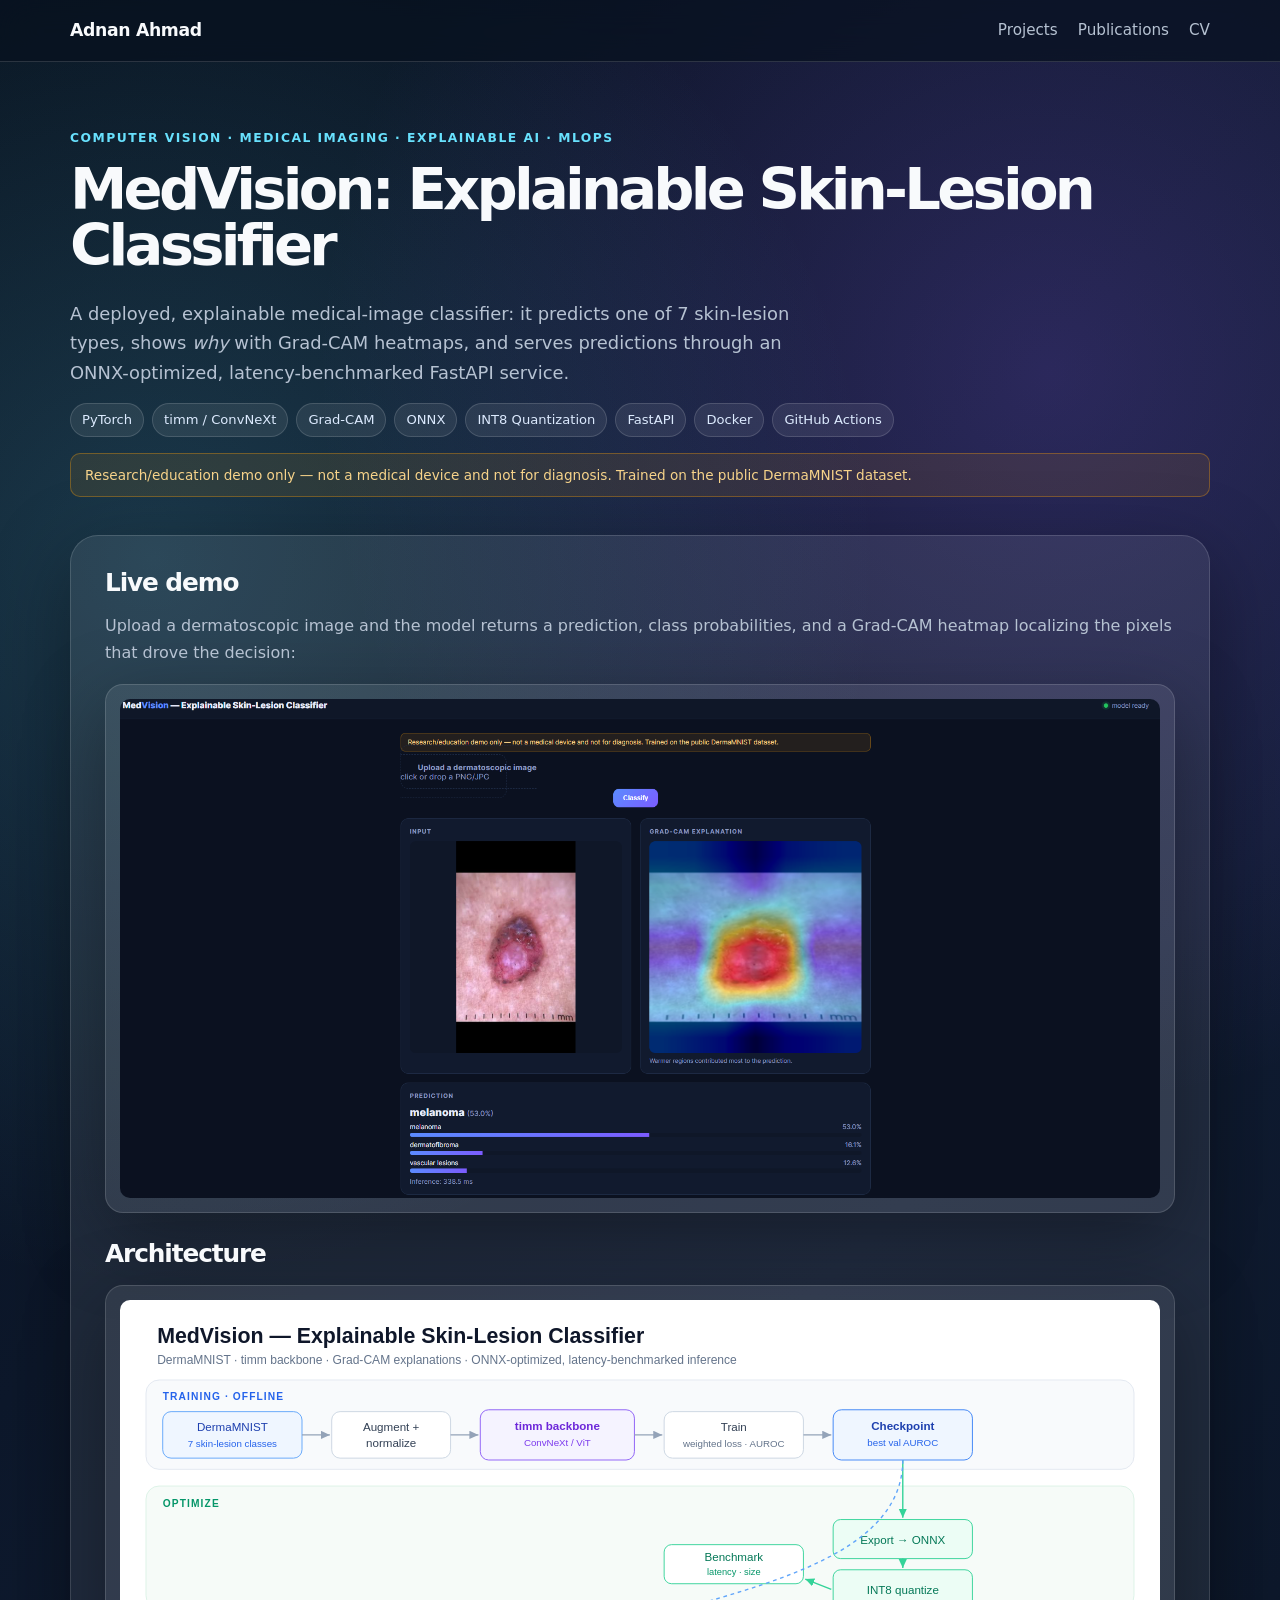
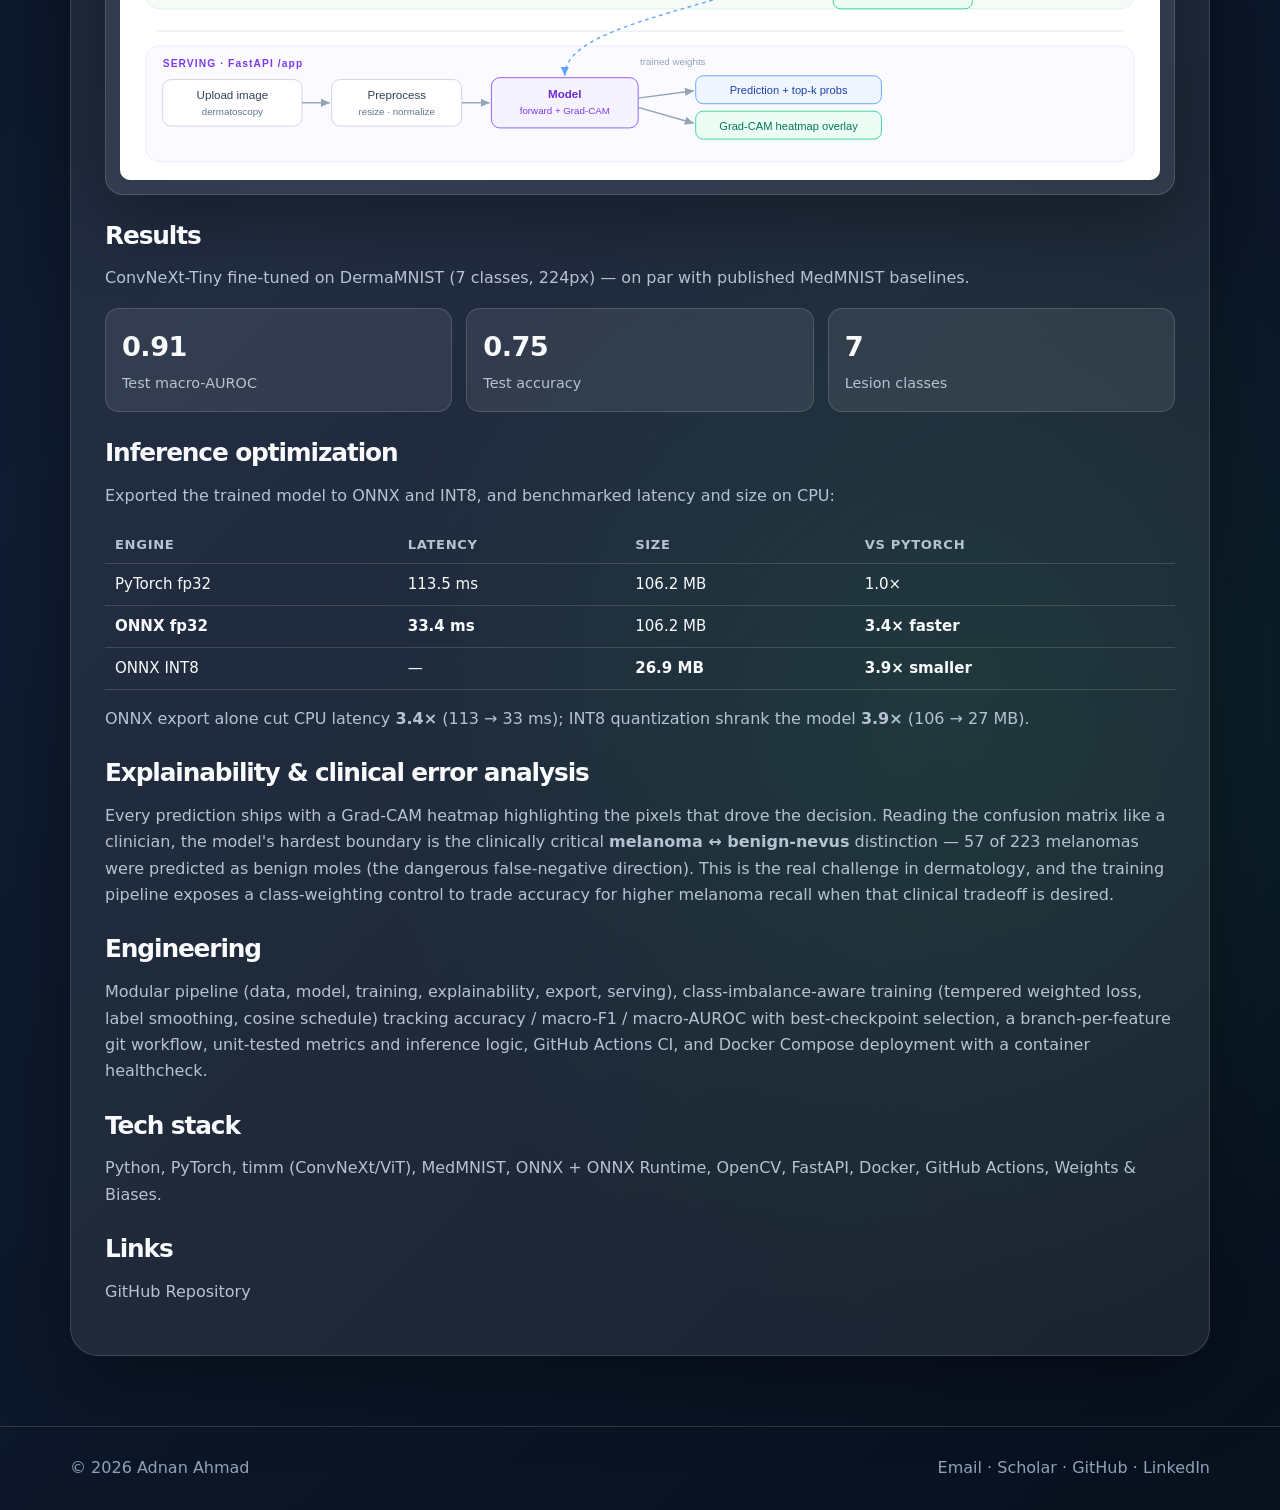
<file: project-medvision.html>
<!DOCTYPE html>
<html lang="en">
<head>
  <meta charset="UTF-8" />
  <meta name="viewport" content="width=device-width, initial-scale=1.0" />
  <title>MedVision | Adnan Ahmad</title>
  <meta name="author" content="Adnan Ahmad" />
  <meta property="og:title" content="MedVision | Adnan Ahmad" />
  <meta property="og:description" content="MedVision — a deployed, explainable (Grad-CAM) skin-lesion classifier with ONNX-optimized, latency-benchmarked inference. 0.91 macro-AUROC on DermaMNIST." />
  <meta property="og:type" content="website" />
  <meta name="twitter:card" content="summary" />
  <meta name="description" content="MedVision — a deployed, explainable (Grad-CAM) skin-lesion classifier with ONNX-optimized, latency-benchmarked inference. 0.91 macro-AUROC on DermaMNIST." />
  <link rel="stylesheet" href="style.css" />
  <style>
    .diagram-wrap{margin:18px 0 8px;padding:14px;border:1px solid var(--border);
      border-radius:18px;background:var(--card);box-shadow:var(--shadow)}
    .diagram-wrap img{width:100%;display:block;border-radius:10px}
    .tags{display:flex;flex-wrap:wrap;gap:8px;margin:16px 0}
    .tags span{font-size:.82rem;color:#dceafe;background:rgba(255,255,255,0.08);
      border:1px solid var(--border);padding:5px 11px;border-radius:999px}
    .metrics{display:grid;grid-template-columns:repeat(3,1fr);gap:14px;margin:8px 0 4px}
    .metric{background:var(--card);border:1px solid var(--border);border-radius:14px;padding:16px}
    .metric .n{font-size:1.7rem;font-weight:900;letter-spacing:-.02em}
    .metric .l{color:var(--muted);font-size:.9rem;margin-top:2px}
    table{width:100%;border-collapse:collapse;margin:10px 0;font-size:.94rem}
    th,td{text-align:left;padding:8px 10px;border-bottom:1px solid var(--border)}
    th{color:var(--muted);font-weight:700;font-size:.82rem;text-transform:uppercase;letter-spacing:.05em}
    .disclaimer{background:rgba(245,158,11,.1);border:1px solid rgba(245,158,11,.35);
      color:#f7d38a;border-radius:10px;padding:10px 14px;font-size:.85rem;margin:8px 0 4px}
    @media (max-width:700px){.metrics{grid-template-columns:1fr}}
  </style>
</head>
<body>
<header class="site-header">
  <div class="container nav">
    <a class="brand" href="index.html">Adnan Ahmad</a>
    <nav class="nav-links">
      <a href="index.html#projects">Projects</a>
      <a href="publications.html">Publications</a>
      <!-- <a href="assets/Adnan_Ahmad_Resume.pdf">Resume</a> -->
      <a href="assets/Adnan_Ahmad_CV.pdf">CV</a>
    </nav>
  </div>
</header>

  <main>
    <section class="project-page">
      <div class="container">
        <p class="eyebrow">Computer Vision · Medical Imaging · Explainable AI · MLOps</p>
        <h1>MedVision: Explainable Skin-Lesion Classifier</h1>
        <p class="hero-text">A deployed, explainable medical-image classifier: it predicts one of 7 skin-lesion types, shows <em>why</em> with Grad-CAM heatmaps, and serves predictions through an ONNX-optimized, latency-benchmarked FastAPI service.</p>
        <div class="tags">
          <span>PyTorch</span><span>timm / ConvNeXt</span><span>Grad-CAM</span>
          <span>ONNX</span><span>INT8 Quantization</span><span>FastAPI</span>
          <span>Docker</span><span>GitHub Actions</span>
        </div>
        <div class="disclaimer">Research/education demo only — not a medical device and not for diagnosis. Trained on the public DermaMNIST dataset.</div>
      </div>
    </section>

    <section class="container content">
      <h2>Live demo</h2>
      <p>Upload a dermatoscopic image and the model returns a prediction, class probabilities, and a Grad-CAM heatmap localizing the pixels that drove the decision:</p>
      <div class="diagram-wrap">
        <img src="assets/medvision-demo.png" alt="MedVision web UI: skin lesion prediction with Grad-CAM heatmap overlay" />
      </div>

      <h2>Architecture</h2>
      <div class="diagram-wrap">
        <img src="assets/medvision-architecture.svg" alt="MedVision architecture: training, ONNX optimization, and explainable serving" />
      </div>

      <h2>Results</h2>
      <p>ConvNeXt-Tiny fine-tuned on DermaMNIST (7 classes, 224px) — on par with published MedMNIST baselines.</p>
      <div class="metrics">
        <div class="metric"><div class="n">0.91</div><div class="l">Test macro-AUROC</div></div>
        <div class="metric"><div class="n">0.75</div><div class="l">Test accuracy</div></div>
        <div class="metric"><div class="n">7</div><div class="l">Lesion classes</div></div>
      </div>

      <h2>Inference optimization</h2>
      <p>Exported the trained model to ONNX and INT8, and benchmarked latency and size on CPU:</p>
      <table>
        <tr><th>Engine</th><th>Latency</th><th>Size</th><th>vs PyTorch</th></tr>
        <tr><td>PyTorch fp32</td><td>113.5 ms</td><td>106.2 MB</td><td>1.0×</td></tr>
        <tr><td><strong>ONNX fp32</strong></td><td><strong>33.4 ms</strong></td><td>106.2 MB</td><td><strong>3.4× faster</strong></td></tr>
        <tr><td>ONNX INT8</td><td>—</td><td><strong>26.9 MB</strong></td><td><strong>3.9× smaller</strong></td></tr>
      </table>
      <p>ONNX export alone cut CPU latency <strong>3.4×</strong> (113 → 33 ms); INT8 quantization shrank the model <strong>3.9×</strong> (106 → 27 MB).</p>

      <h2>Explainability &amp; clinical error analysis</h2>
      <p>Every prediction ships with a Grad-CAM heatmap highlighting the pixels that drove the decision. Reading the confusion matrix like a clinician, the model's hardest boundary is the clinically critical <strong>melanoma ↔ benign-nevus</strong> distinction — 57 of 223 melanomas were predicted as benign moles (the dangerous false-negative direction). This is the real challenge in dermatology, and the training pipeline exposes a class-weighting control to trade accuracy for higher melanoma recall when that clinical tradeoff is desired.</p>

      <h2>Engineering</h2>
      <p>Modular pipeline (data, model, training, explainability, export, serving), class-imbalance-aware training (tempered weighted loss, label smoothing, cosine schedule) tracking accuracy / macro-F1 / macro-AUROC with best-checkpoint selection, a branch-per-feature git workflow, unit-tested metrics and inference logic, GitHub Actions CI, and Docker Compose deployment with a container healthcheck.</p>

      <h2>Tech stack</h2>
      <p>Python, PyTorch, timm (ConvNeXt/ViT), MedMNIST, ONNX + ONNX Runtime, OpenCV, FastAPI, Docker, GitHub Actions, Weights &amp; Biases.</p>

      <h2>Links</h2>
      <p><a href="https://github.com/ahmadad0111/medvision" target="_blank" rel="noopener">GitHub Repository</a></p>
    </section>
  </main>

  <footer class="footer">
    <div class="container footer-inner">
      <span>© 2026 Adnan Ahmad</span>
      <span>
        <a href="mailto:adnana0111@gmail.com">Email</a> ·
        <a href="https://scholar.google.com/citations?hl=en&user=tRiri0AAAAAJ" target="_blank" rel="noopener">Scholar</a> ·
        <a href="https://github.com/ahmadad0111" target="_blank" rel="noopener">GitHub</a> ·
        <a href="https://www.linkedin.com/in/adnan-ahmad-47233b144/" target="_blank" rel="noopener">LinkedIn</a>
      </span>
    </div>
  </footer>
</body>
</html>
</file>
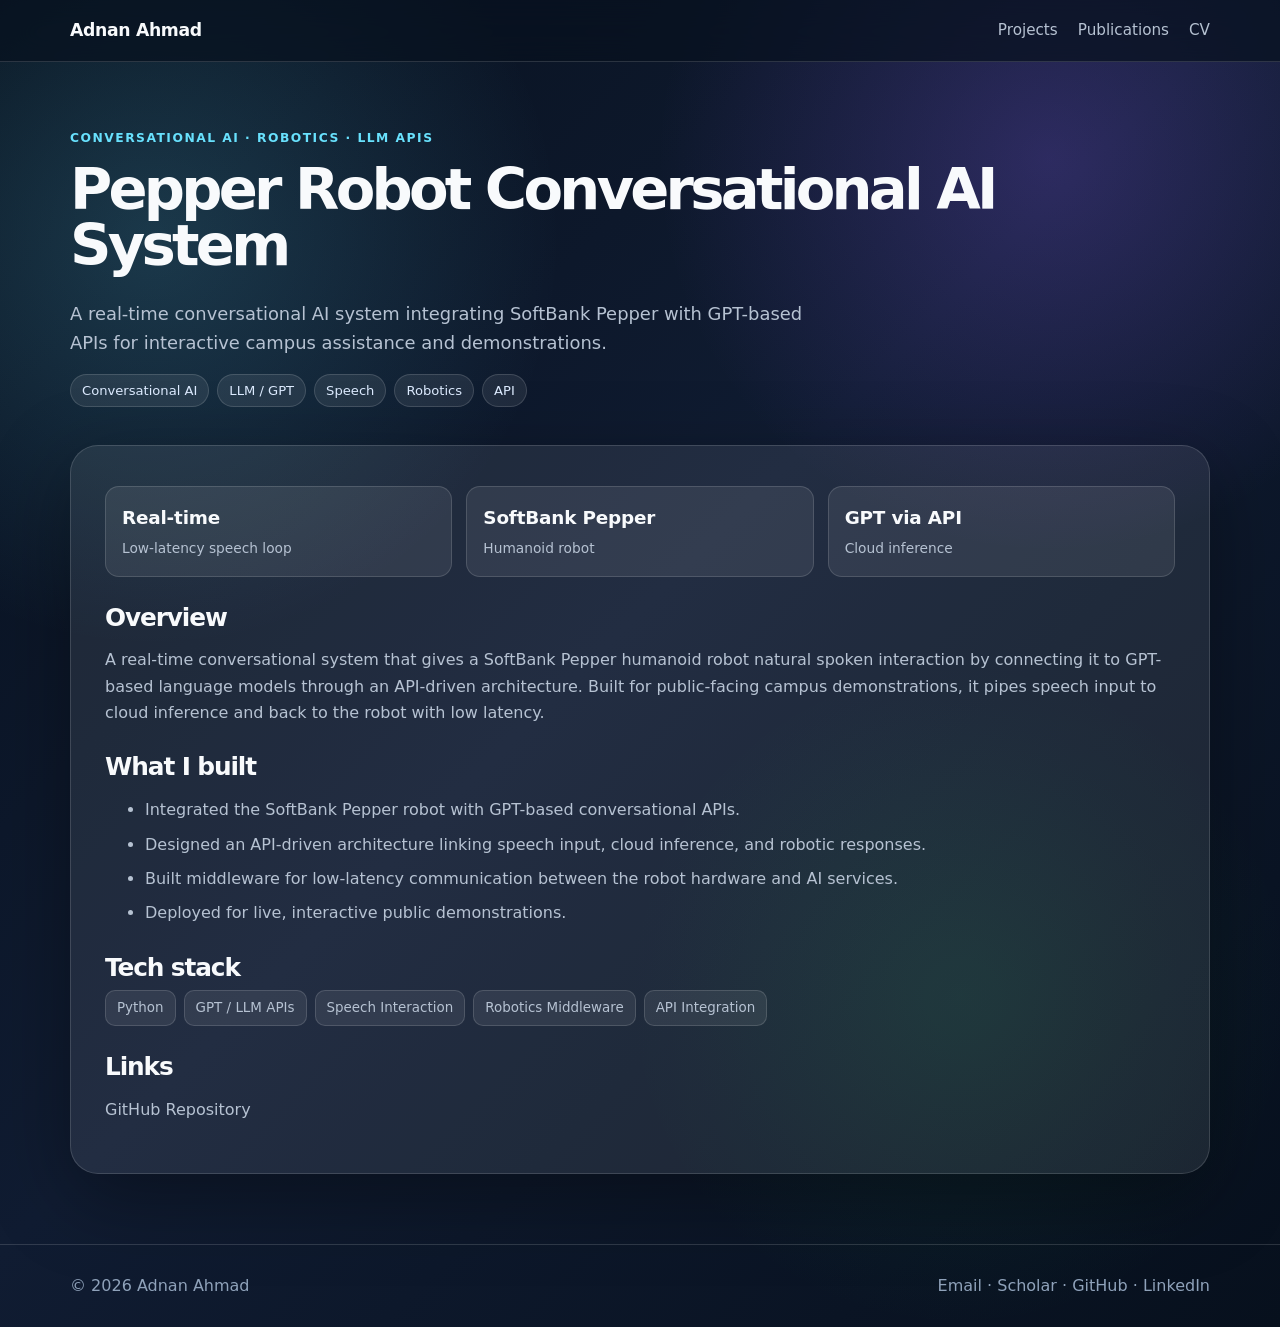
<file: project-pepper.html>
<!DOCTYPE html>
<html lang="en">
<head>
  <meta charset="UTF-8" />
  <meta name="viewport" content="width=device-width, initial-scale=1.0" />
  <title>Pepper Robot Conversational AI | Adnan Ahmad</title>
  <meta name="author" content="Adnan Ahmad" />
  <meta property="og:title" content="Pepper Robot Conversational AI | Adnan Ahmad" />
  <meta property="og:description" content="Adnan Ahmad — AI / Machine Learning Engineer (computer vision, NLP/LLMs, multimodal AI)." />
  <meta property="og:type" content="website" />
  <meta name="twitter:card" content="summary" />
  <meta name="description" content="Adnan Ahmad — AI / Machine Learning Engineer (computer vision, NLP/LLMs, multimodal AI)." />
  <link rel="stylesheet" href="style.css" />
  <style>
    .tags{display:flex;flex-wrap:wrap;gap:8px;margin:16px 0 4px}
    .tags span{font-size:.82rem;color:#dceafe;background:rgba(255,255,255,0.08);
      border:1px solid var(--border);padding:5px 11px;border-radius:999px}
    .highlights{display:grid;grid-template-columns:repeat(3,1fr);gap:14px;margin:6px 0 4px}
    .highlights .h{background:var(--card);border:1px solid var(--border);border-radius:14px;padding:16px}
    .highlights .h .n{font-size:1.15rem;font-weight:900;letter-spacing:-.01em;color:var(--text)}
    .highlights .h .l{color:var(--muted);font-size:.86rem;margin-top:3px}
    .stack{display:flex;flex-wrap:wrap;gap:8px;margin:8px 0}
    .stack span{font-size:.84rem;color:var(--muted);background:var(--card);
      border:1px solid var(--border);padding:6px 11px;border-radius:10px}
    .content h2{scroll-margin-top:90px}
    @media(max-width:700px){.highlights{grid-template-columns:1fr}}
  </style>
</head>
<body>
<header class="site-header">
  <div class="container nav">
    <a class="brand" href="index.html">Adnan Ahmad</a>
    <nav class="nav-links">
      <a href="index.html#projects">Projects</a>
      <a href="publications.html">Publications</a>
      <!-- <a href="assets/Adnan_Ahmad_Resume.pdf">Resume</a> -->
      <a href="assets/Adnan_Ahmad_CV.pdf">CV</a>
    </nav>
  </div>
</header>
  <main>
    <section class="project-page">
      <div class="container">
        <p class="eyebrow">Conversational AI · Robotics · LLM APIs</p>
        <h1>Pepper Robot Conversational AI System</h1>
        <p class="hero-text">A real-time conversational AI system integrating SoftBank Pepper with GPT-based APIs for interactive campus assistance and demonstrations.</p>
        <div class="tags"><span>Conversational AI</span><span>LLM / GPT</span><span>Speech</span><span>Robotics</span><span>API</span></div>
      </div>
    </section>
    <section class="container content">
      <div class="highlights"><div class="h"><div class="n">Real-time</div><div class="l">Low-latency speech loop</div></div><div class="h"><div class="n">SoftBank Pepper</div><div class="l">Humanoid robot</div></div><div class="h"><div class="n">GPT via API</div><div class="l">Cloud inference</div></div></div>

      <h2>Overview</h2>
      <p>A real-time conversational system that gives a SoftBank Pepper humanoid robot natural spoken interaction by connecting it to GPT-based language models through an API-driven architecture. Built for public-facing campus demonstrations, it pipes speech input to cloud inference and back to the robot with low latency.</p>

      <h2>What I built</h2>
      <ul><li>Integrated the SoftBank Pepper robot with GPT-based conversational APIs.</li><li>Designed an API-driven architecture linking speech input, cloud inference, and robotic responses.</li><li>Built middleware for low-latency communication between the robot hardware and AI services.</li><li>Deployed for live, interactive public demonstrations.</li></ul>

      <h2>Tech stack</h2>
      <div class="stack"><span>Python</span><span>GPT / LLM APIs</span><span>Speech Interaction</span><span>Robotics Middleware</span><span>API Integration</span></div>

      <h2>Links</h2>
      <p><a href="https://github.com/ahmadad0111/pepper_bot" target="_blank" rel="noopener">GitHub Repository</a></p>
    </section>
  </main>
  <footer class="footer">
    <div class="container footer-inner">
      <span>© 2026 Adnan Ahmad</span>
      <span>
        <a href="mailto:adnana0111@gmail.com">Email</a> ·
        <a href="https://scholar.google.com/citations?hl=en&user=tRiri0AAAAAJ" target="_blank" rel="noopener">Scholar</a> ·
        <a href="https://github.com/ahmadad0111" target="_blank" rel="noopener">GitHub</a> ·
        <a href="https://www.linkedin.com/in/adnan-ahmad-47233b144/" target="_blank" rel="noopener">LinkedIn</a>
      </span>
    </div>
  </footer>
</body>
</html>
</file>
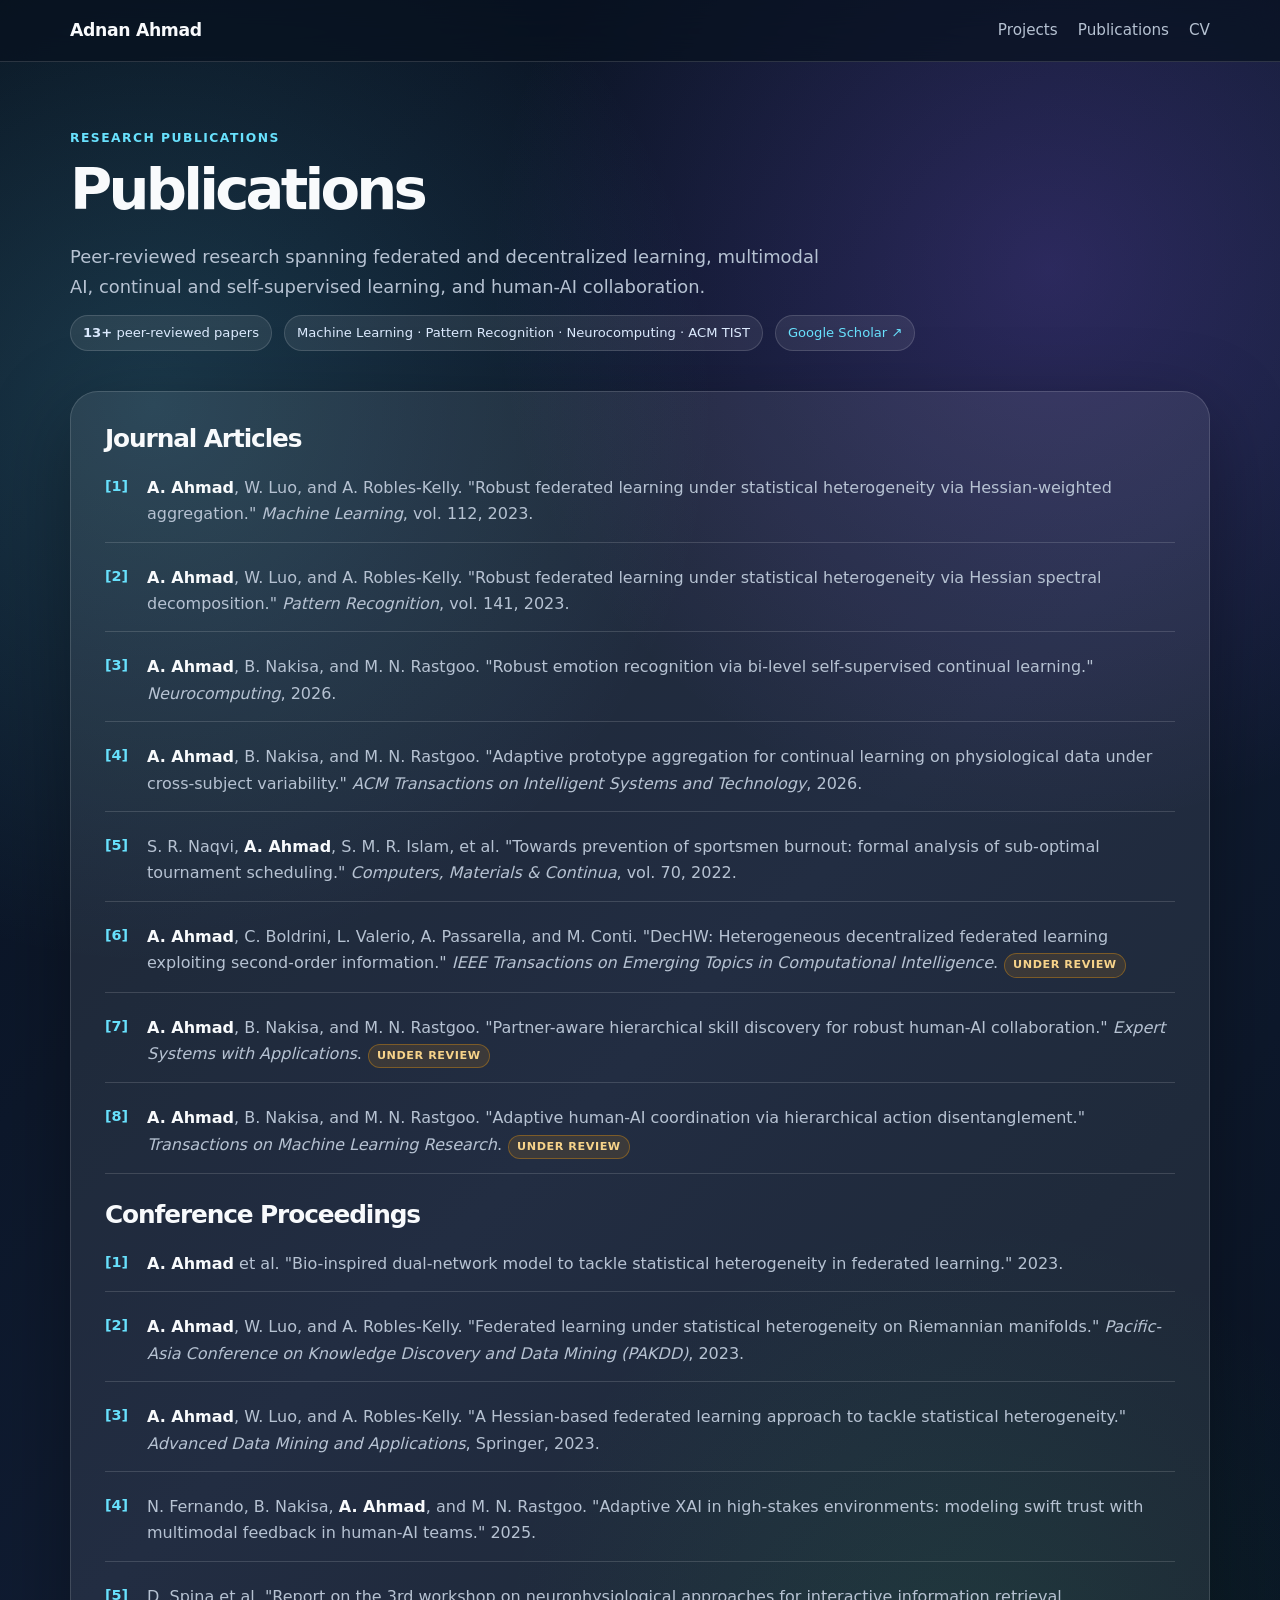
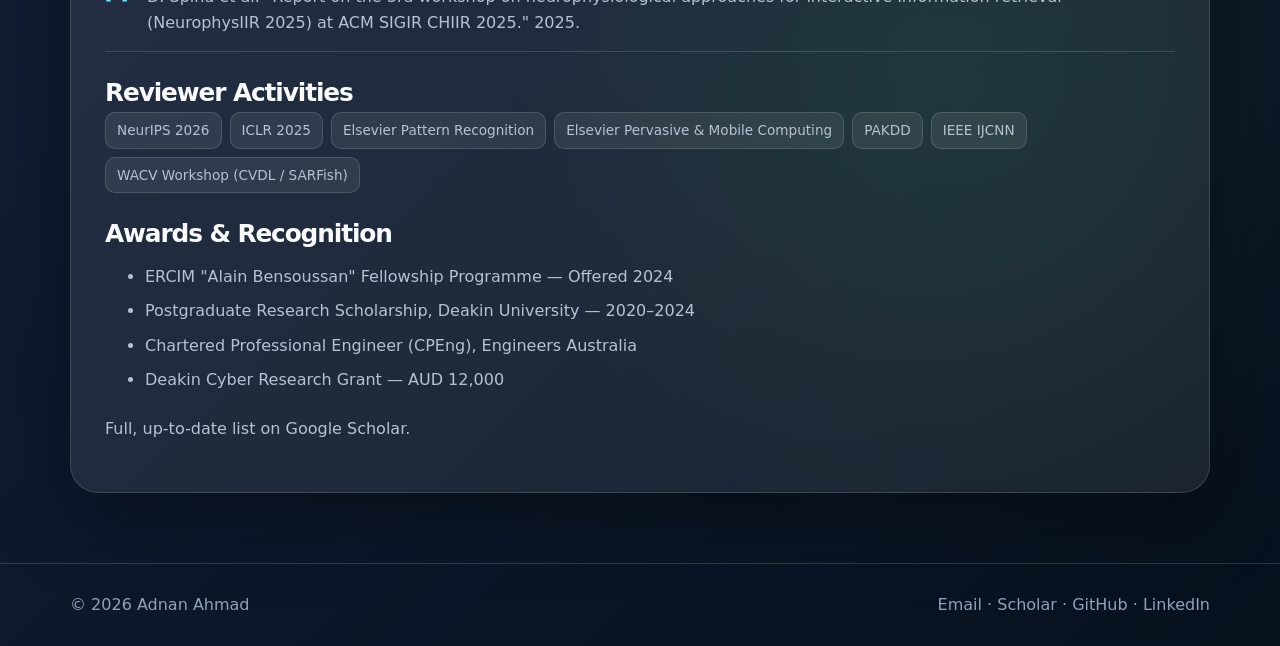
<file: publications.html>
<!DOCTYPE html>
<html lang="en">
<head>
  <meta charset="UTF-8" />
  <meta name="viewport" content="width=device-width, initial-scale=1.0" />
  <title>Publications | Adnan Ahmad</title>
  <meta name="author" content="Adnan Ahmad" />
  <meta property="og:title" content="Publications | Adnan Ahmad" />
  <meta property="og:description" content="Peer-reviewed publications by Adnan Ahmad — federated learning, multimodal AI, continual learning, and human-AI collaboration." />
  <meta property="og:type" content="website" />
  <meta name="twitter:card" content="summary" />
  <meta name="description" content="Peer-reviewed publications by Adnan Ahmad — federated learning, multimodal AI, continual learning, and human-AI collaboration." />
  <link rel="stylesheet" href="style.css" />
  <style>
    .pub-meta{display:flex;flex-wrap:wrap;gap:12px;margin:14px 0 6px}
    .pub-meta .chip{font-size:.82rem;color:#dceafe;background:rgba(255,255,255,0.08);
      border:1px solid var(--border);padding:6px 12px;border-radius:999px}
    ol.pubs{list-style:none;counter-reset:pub;padding:0;margin:8px 0}
    ol.pubs li{counter-increment:pub;position:relative;padding:14px 0 14px 42px;
      border-bottom:1px solid var(--border)}
    ol.pubs li::before{content:"["counter(pub)"]";position:absolute;left:0;top:14px;
      color:var(--accent);font-weight:800;font-size:.9rem}
    ol.pubs .venue{color:var(--muted);font-style:italic}
    ol.pubs .name{color:var(--text);font-weight:700}
    .badge{display:inline-block;font-size:.7rem;font-weight:800;text-transform:uppercase;
      letter-spacing:.05em;color:#f7d38a;background:rgba(245,158,11,.12);
      border:1px solid rgba(245,158,11,.35);padding:2px 8px;border-radius:999px;margin-left:6px}
    .reviewer{display:flex;flex-wrap:wrap;gap:8px;margin-top:6px}
    .reviewer span{font-size:.85rem;color:var(--muted);background:var(--card);
      border:1px solid var(--border);padding:6px 11px;border-radius:10px}
  </style>
</head>
<body>
<header class="site-header">
  <div class="container nav">
    <a class="brand" href="index.html">Adnan Ahmad</a>
    <nav class="nav-links">
      <a href="index.html#projects">Projects</a>
      <a href="publications.html">Publications</a>
      <!-- <a href="assets/Adnan_Ahmad_Resume.pdf">Resume</a> -->
      <a href="assets/Adnan_Ahmad_CV.pdf">CV</a>
    </nav>
  </div>
</header>

  <main>
    <section class="project-page">
      <div class="container">
        <p class="eyebrow">Research Publications</p>
        <h1>Publications</h1>
        <p class="hero-text">Peer-reviewed research spanning federated and decentralized learning, multimodal AI, continual and self-supervised learning, and human-AI collaboration.</p>
        <div class="pub-meta">
          <span class="chip"><b>13+</b> peer-reviewed papers</span>
          <span class="chip">Machine Learning · Pattern Recognition · Neurocomputing · ACM TIST</span>
          <span class="chip"><a href="https://scholar.google.com/citations?hl=en&user=tRiri0AAAAAJ" target="_blank" rel="noopener" style="color:var(--accent)">Google Scholar ↗</a></span>
        </div>
      </div>
    </section>

    <section class="container content">
      <h2>Journal Articles</h2>
      <ol class="pubs">
        <li><span class="name">A. Ahmad</span>, W. Luo, and A. Robles-Kelly. "Robust federated learning under statistical heterogeneity via Hessian-weighted aggregation." <span class="venue">Machine Learning</span>, vol. 112, 2023.</li>
        <li><span class="name">A. Ahmad</span>, W. Luo, and A. Robles-Kelly. "Robust federated learning under statistical heterogeneity via Hessian spectral decomposition." <span class="venue">Pattern Recognition</span>, vol. 141, 2023.</li>
        <li><span class="name">A. Ahmad</span>, B. Nakisa, and M. N. Rastgoo. "Robust emotion recognition via bi-level self-supervised continual learning." <span class="venue">Neurocomputing</span>, 2026.</li>
        <li><span class="name">A. Ahmad</span>, B. Nakisa, and M. N. Rastgoo. "Adaptive prototype aggregation for continual learning on physiological data under cross-subject variability." <span class="venue">ACM Transactions on Intelligent Systems and Technology</span>, 2026.</li>
        <li>S. R. Naqvi, <span class="name">A. Ahmad</span>, S. M. R. Islam, et al. "Towards prevention of sportsmen burnout: formal analysis of sub-optimal tournament scheduling." <span class="venue">Computers, Materials &amp; Continua</span>, vol. 70, 2022.</li>
        <li><span class="name">A. Ahmad</span>, C. Boldrini, L. Valerio, A. Passarella, and M. Conti. "DecHW: Heterogeneous decentralized federated learning exploiting second-order information." <span class="venue">IEEE Transactions on Emerging Topics in Computational Intelligence</span>.<span class="badge">Under review</span></li>
        <li><span class="name">A. Ahmad</span>, B. Nakisa, and M. N. Rastgoo. "Partner-aware hierarchical skill discovery for robust human-AI collaboration." <span class="venue">Expert Systems with Applications</span>.<span class="badge">Under review</span></li>
        <li><span class="name">A. Ahmad</span>, B. Nakisa, and M. N. Rastgoo. "Adaptive human-AI coordination via hierarchical action disentanglement." <span class="venue">Transactions on Machine Learning Research</span>.<span class="badge">Under review</span></li>
      </ol>

      <h2>Conference Proceedings</h2>
      <ol class="pubs">
        <li><span class="name">A. Ahmad</span> et al. "Bio-inspired dual-network model to tackle statistical heterogeneity in federated learning." 2023.</li>
        <li><span class="name">A. Ahmad</span>, W. Luo, and A. Robles-Kelly. "Federated learning under statistical heterogeneity on Riemannian manifolds." <span class="venue">Pacific-Asia Conference on Knowledge Discovery and Data Mining (PAKDD)</span>, 2023.</li>
        <li><span class="name">A. Ahmad</span>, W. Luo, and A. Robles-Kelly. "A Hessian-based federated learning approach to tackle statistical heterogeneity." <span class="venue">Advanced Data Mining and Applications</span>, Springer, 2023.</li>
        <li>N. Fernando, B. Nakisa, <span class="name">A. Ahmad</span>, and M. N. Rastgoo. "Adaptive XAI in high-stakes environments: modeling swift trust with multimodal feedback in human-AI teams." 2025.</li>
        <li>D. Spina et al. "Report on the 3rd workshop on neurophysiological approaches for interactive information retrieval (NeurophysIIR 2025) at ACM SIGIR CHIIR 2025." 2025.</li>
      </ol>

      <h2>Reviewer Activities</h2>
      <div class="reviewer">
        <span>NeurIPS 2026</span><span>ICLR 2025</span><span>Elsevier Pattern Recognition</span>
        <span>Elsevier Pervasive &amp; Mobile Computing</span><span>PAKDD</span>
        <span>IEEE IJCNN</span><span>WACV Workshop (CVDL / SARFish)</span>
      </div>

      <h2>Awards &amp; Recognition</h2>
      <ul>
        <li>ERCIM "Alain Bensoussan" Fellowship Programme — Offered 2024</li>
        <li>Postgraduate Research Scholarship, Deakin University — 2020–2024</li>
        <li>Chartered Professional Engineer (CPEng), Engineers Australia</li>
        <li>Deakin Cyber Research Grant — AUD 12,000</li>
      </ul>

      <p style="margin-top:22px">Full, up-to-date list on <a href="https://scholar.google.com/citations?hl=en&user=tRiri0AAAAAJ" target="_blank" rel="noopener">Google Scholar</a>.</p>
    </section>
  </main>

  <footer class="footer">
    <div class="container footer-inner">
      <span>© 2026 Adnan Ahmad</span>
      <span>
        <a href="mailto:adnana0111@gmail.com">Email</a> ·
        <a href="https://scholar.google.com/citations?hl=en&user=tRiri0AAAAAJ" target="_blank" rel="noopener">Scholar</a> ·
        <a href="https://github.com/ahmadad0111" target="_blank" rel="noopener">GitHub</a> ·
        <a href="https://www.linkedin.com/in/adnan-ahmad-47233b144/" target="_blank" rel="noopener">LinkedIn</a>
      </span>
    </div>
  </footer>
</body>
</html>
</file>
<file: style.css>
:root {
  --bg: #08111f;
  --card: rgba(255, 255, 255, 0.08);
  --card-strong: rgba(255, 255, 255, 0.12);
  --text: #f8fafc;
  --muted: #b6c2d2;
  --muted-2: #8fa2ba;
  --accent: #68e1fd;
  --accent-2: #8b5cf6;
  --accent-3: #22c55e;
  --border: rgba(255, 255, 255, 0.14);
  --shadow: 0 24px 80px rgba(0, 0, 0, 0.35);
}

* { box-sizing: border-box; }
html { scroll-behavior: smooth; }

body {
  margin: 0;
  font-family: Inter, ui-sans-serif, system-ui, -apple-system, BlinkMacSystemFont, "Segoe UI", Arial, sans-serif;
  color: var(--text);
  background:
    radial-gradient(circle at 12% 18%, rgba(104, 225, 253, 0.18), transparent 26%),
    radial-gradient(circle at 82% 12%, rgba(139, 92, 246, 0.24), transparent 25%),
    radial-gradient(circle at 75% 75%, rgba(34, 197, 94, 0.10), transparent 24%),
    linear-gradient(135deg, #07101d 0%, #101c32 48%, #07101d 100%);
  line-height: 1.65;
}

a { color: inherit; text-decoration: none; }
a:hover { color: var(--accent); }

.container { width: min(1140px, 92%); margin: 0 auto; }

.site-header {
  position: sticky;
  top: 0;
  z-index: 100;
  background: rgba(8, 17, 31, 0.72);
  backdrop-filter: blur(18px);
  border-bottom: 1px solid var(--border);
}

.nav {
  display: flex;
  justify-content: space-between;
  align-items: center;
  padding: 16px 0;
}

.brand {
  font-weight: 850;
  letter-spacing: -0.02em;
  font-size: 1.08rem;
}

.nav-links {
  display: flex;
  align-items: center;
  gap: 20px;
  color: var(--muted);
  font-size: 0.95rem;
}

.hero { padding: 92px 0 62px; }

.hero-layout {
  display: grid;
  grid-template-columns: 1.15fr 0.85fr;
  align-items: center;
  gap: 56px;
}

.eyebrow, .section-kicker, .project-type {
  color: var(--accent);
  font-weight: 800;
  text-transform: uppercase;
  letter-spacing: 0.12em;
  font-size: 0.77rem;
  margin: 0 0 14px;
}

h1 {
  font-size: clamp(2.55rem, 5.4vw, 5.35rem);
  line-height: 0.98;
  letter-spacing: -0.065em;
  margin: 0;
}

h2 {
  font-size: clamp(1.8rem, 3vw, 3rem);
  line-height: 1.08;
  letter-spacing: -0.045em;
  margin: 0;
}

h3 {
  margin: 0;
  font-size: 1.22rem;
  letter-spacing: -0.02em;
}

.hero-text, .section-text, .project-card p, .skill-card p, .metric-card p, .contact-card p {
  color: var(--muted);
}

.hero-text {
  max-width: 760px;
  font-size: 1.12rem;
  margin: 24px 0 0;
}

.hero-actions {
  display: flex;
  flex-wrap: wrap;
  gap: 12px;
  margin-top: 30px;
}

.button {
  display: inline-flex;
  align-items: center;
  justify-content: center;
  min-height: 44px;
  padding: 11px 16px;
  border-radius: 999px;
  border: 1px solid var(--border);
  background: rgba(255, 255, 255, 0.06);
  color: var(--text);
  font-weight: 750;
  transition: transform 0.2s ease, background 0.2s ease, border-color 0.2s ease;
}

.button:hover {
  transform: translateY(-2px);
  border-color: rgba(104, 225, 253, 0.55);
  background: rgba(104, 225, 253, 0.12);
  color: var(--text);
}

.button.primary {
  background: linear-gradient(135deg, var(--accent), var(--accent-2));
  color: #06111f;
  border: 0;
}

.hero-photo-card {
  position: relative;
  width: min(390px, 100%);
  margin-left: auto;
  padding: 14px;
  border-radius: 34px;
  border: 1px solid var(--border);
  background: linear-gradient(145deg, rgba(255,255,255,0.14), rgba(255,255,255,0.04));
  box-shadow: var(--shadow);
}

.hero-photo-card::before {
  content: "";
  position: absolute;
  inset: -2px;
  z-index: -1;
  border-radius: 36px;
  background: linear-gradient(135deg, rgba(104,225,253,0.8), rgba(139,92,246,0.6), rgba(34,197,94,0.4));
  filter: blur(18px);
  opacity: 0.45;
}

.hero-photo-card img, .photo-placeholder {
  width: 100%;
  aspect-ratio: 4 / 5;
  border-radius: 26px;
  object-fit: cover;
  background: rgba(255, 255, 255, 0.08);
}

.photo-placeholder {
  display: none;
  align-items: center;
  justify-content: center;
  flex-direction: column;
  text-align: center;
  color: var(--muted);
  border: 1px dashed rgba(255,255,255,0.25);
  padding: 24px;
}

.photo-placeholder strong { color: var(--text); margin-top: 8px; }

.quick-card {
  position: absolute;
  left: -24px;
  bottom: 34px;
  display: flex;
  align-items: center;
  gap: 10px;
  max-width: 260px;
  padding: 14px 16px;
  background: rgba(8, 17, 31, 0.82);
  border: 1px solid var(--border);
  border-radius: 18px;
  backdrop-filter: blur(12px);
  box-shadow: var(--shadow);
}

.quick-card p {
  margin: 0;
  color: var(--text);
  font-weight: 700;
  font-size: 0.92rem;
}

.status-dot {
  width: 11px;
  height: 11px;
  background: var(--accent-3);
  border-radius: 50%;
  box-shadow: 0 0 0 7px rgba(34,197,94,0.14);
  flex: 0 0 auto;
}

.section { padding: 68px 0; }
.section.compact { padding: 24px 0 56px; }

.about-grid {
  display: grid;
  grid-template-columns: 0.78fr 1.22fr;
  gap: 40px;
  align-items: start;
}

.section-text { font-size: 1.08rem; margin: 0; }

.highlight-grid, .skills-grid {
  display: grid;
  grid-template-columns: repeat(3, 1fr);
  gap: 18px;
}

.metric-card, .skill-card, .project-card, .contact-card {
  border: 1px solid var(--border);
  background: var(--card);
  border-radius: 24px;
  box-shadow: 0 18px 55px rgba(0,0,0,0.18);
}

.metric-card, .skill-card, .project-card { padding: 24px; }

.metric-card span {
  display: inline-flex;
  width: 42px;
  height: 42px;
  align-items: center;
  justify-content: center;
  border-radius: 14px;
  background: rgba(104,225,253,0.12);
  color: var(--accent);
  font-weight: 900;
  margin-bottom: 18px;
}

.section-heading { margin-bottom: 24px; }

.project-grid {
  display: grid;
  grid-template-columns: repeat(2, 1fr);
  gap: 20px;
}

.project-card {
  min-height: 305px;
  transition: transform 0.22s ease, border-color 0.22s ease, background 0.22s ease;
}

.project-card:hover {
  transform: translateY(-5px);
  border-color: rgba(104,225,253,0.45);
  background: var(--card-strong);
}

.project-card.featured {
  grid-column: span 2;
  min-height: 285px;
  background: linear-gradient(135deg, rgba(104,225,253,0.14), rgba(139,92,246,0.13)), var(--card);
}

.project-card h3 { margin-bottom: 10px; }

.tags {
  display: flex;
  flex-wrap: wrap;
  gap: 8px;
  margin: 18px 0 18px;
}

.tags span {
  font-size: 0.82rem;
  color: #dceafe;
  background: rgba(255,255,255,0.08);
  border: 1px solid var(--border);
  padding: 5px 10px;
  border-radius: 999px;
}

.project-link {
  color: var(--accent);
  font-weight: 850;
}

.skill-card p { margin-bottom: 0; }

.contact-card {
  padding: 34px;
  display: flex;
  align-items: center;
  justify-content: space-between;
  gap: 24px;
}

.footer {
  border-top: 1px solid var(--border);
  color: var(--muted-2);
  padding: 28px 0;
}

.footer-inner {
  display: flex;
  justify-content: space-between;
  gap: 16px;
}

.project-page { padding: 66px 0 34px; }
.project-page h1 { font-size: clamp(2.2rem, 4.5vw, 4.4rem); }

.content {
  margin: 0 auto 70px;
  padding: 34px;
  border-radius: 28px;
  border: 1px solid var(--border);
  background: var(--card);
  box-shadow: var(--shadow);
}

.content h2 { font-size: 1.55rem; margin-top: 28px; }
.content h2:first-child { margin-top: 0; }
.content p, .content li { color: var(--muted); }
.content li { margin: 8px 0; }

@media (max-width: 900px) {
  .hero-layout, .about-grid, .highlight-grid, .skills-grid, .project-grid {
    grid-template-columns: 1fr;
  }
  .project-card.featured { grid-column: span 1; }
  .hero-photo-card { margin: 0; }
  .quick-card { left: 18px; right: 18px; bottom: 26px; max-width: none; }
  .contact-card, .footer-inner { flex-direction: column; align-items: flex-start; }
  .nav { align-items: flex-start; gap: 12px; flex-direction: column; }
  .nav-links { flex-wrap: wrap; gap: 12px; }
}
</file>
